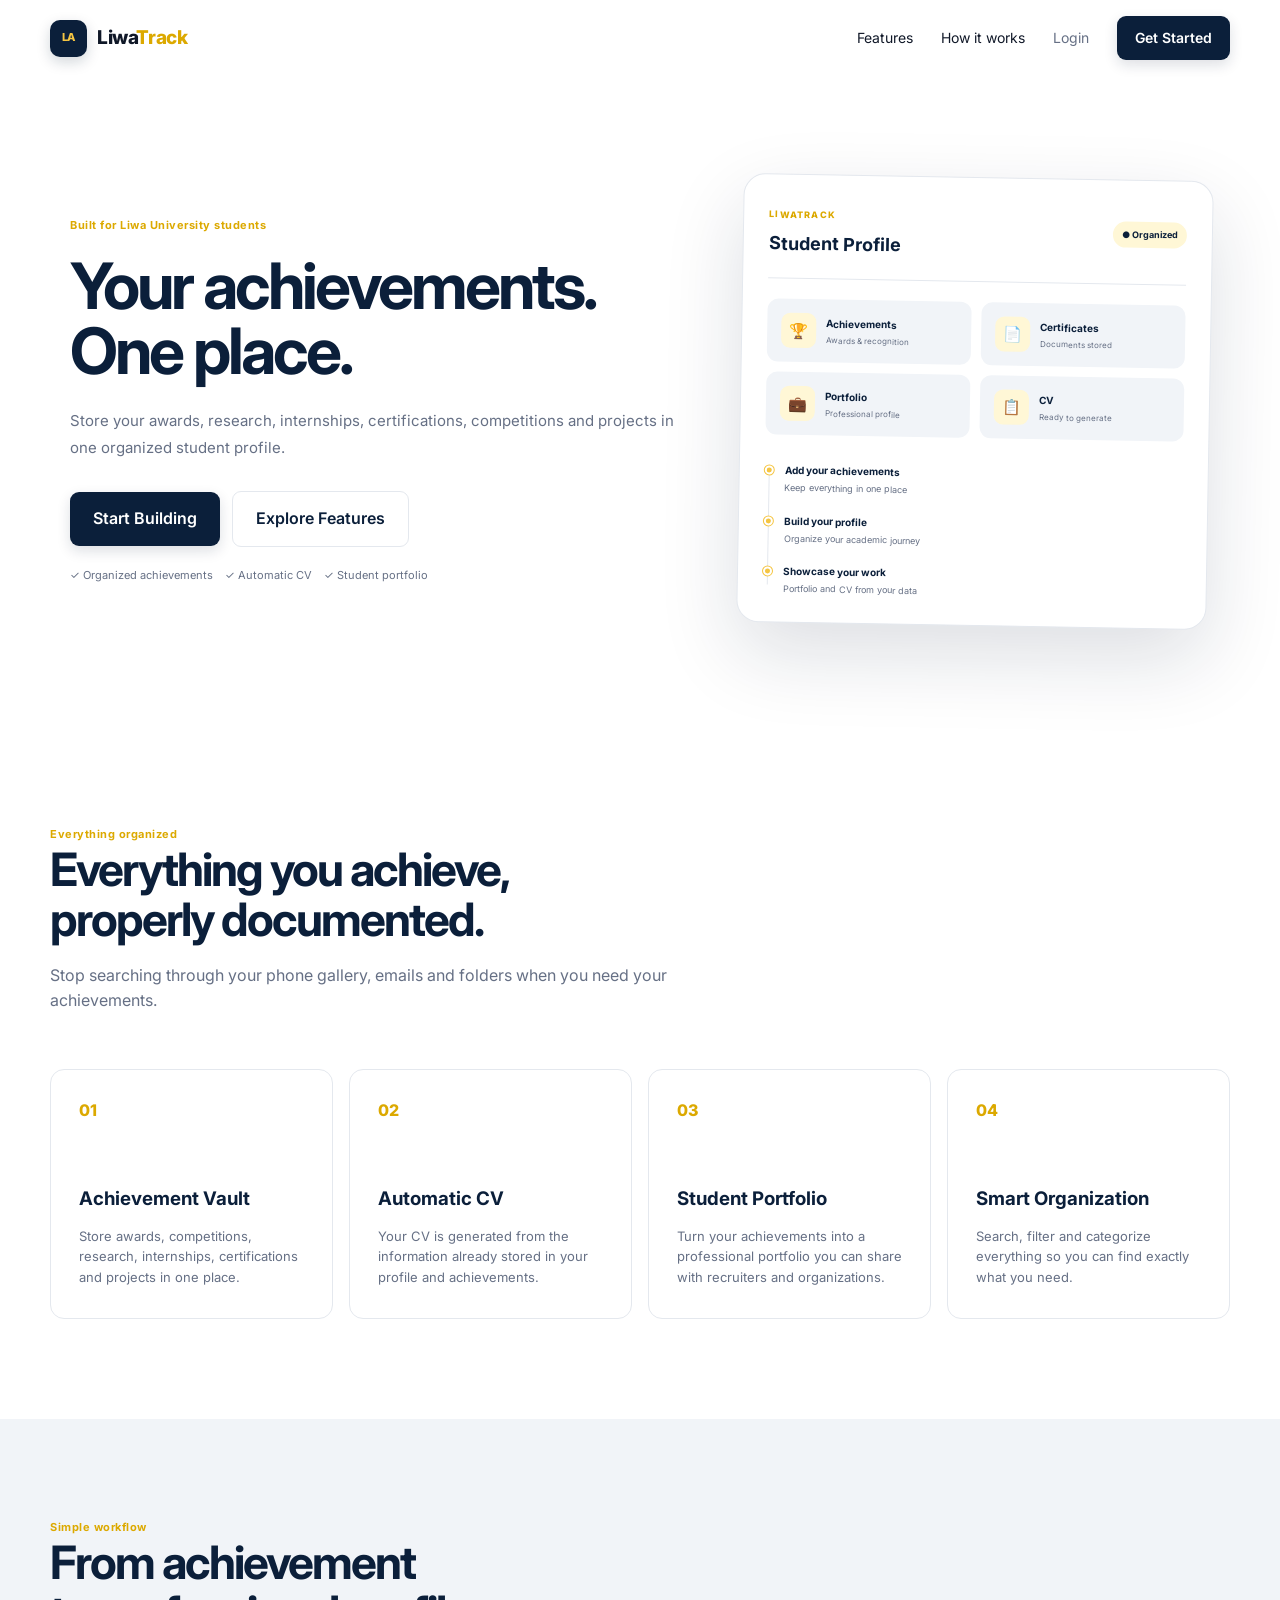
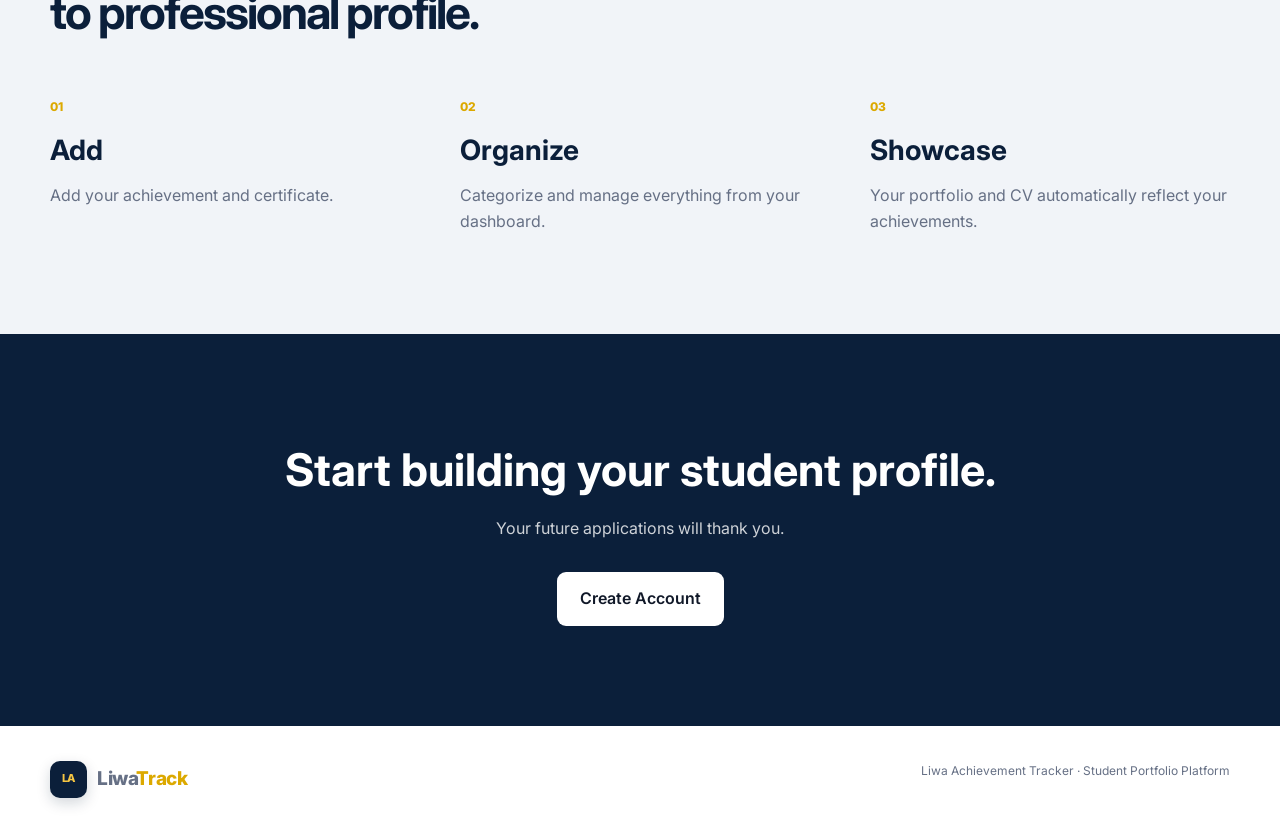
<file: Frontend/index.html>
<!DOCTYPE html>

<html lang="en">
<head>
    <meta charset="UTF-8">
    <meta name="viewport" content="width=device-width, initial-scale=1.0">


<title>LiwaTrack — Student Achievement Tracker</title>

<link rel="stylesheet" href="css/style.css">


</head>

<body class="landing-page">

<header class="landing-nav">


<div class="logo">
    <div class="logo-mark">LA</div>
    <span>Liwa<span>Track</span></span>
</div>

<nav>
    <a href="#features">Features</a>
    <a href="#how">How it works</a>
    <a href="login.html" class="nav-login">Login</a>
    <a href="register.html" class="btn btn-primary">
        Get Started
    </a>
</nav>


</header>

<main>


<!-- =====================================================
     HERO
====================================================== -->

<section class="hero">

    <div class="hero-content">

        <div class="eyebrow">
            Built for Liwa University students
        </div>

        <h1>
            Your achievements.<br>
            <strong>One place.</strong>
        </h1>

        <p>
            Store your awards, research, internships, certifications,
            competitions and projects in one organized student profile.
        </p>

        <div class="hero-buttons">

            <a
                href="register.html"
                class="btn btn-primary btn-large"
            >
                Start Building
            </a>

            <a
                href="#features"
                class="btn btn-secondary btn-large"
            >
                Explore Features
            </a>

        </div>

        <div class="hero-note">
            ✓ Organized achievements
            &nbsp;&nbsp;
            ✓ Automatic CV
            &nbsp;&nbsp;
            ✓ Student portfolio
        </div>

    </div>


    <!-- =================================================
         GENERIC PRODUCT VISUAL
    ================================================== -->

    <div class="hero-visual">

        <div class="product-visual">

            <div class="product-visual-header">

                <div>

                    <span>LIWATRACK</span>

                    <h3>
                        Student Profile
                    </h3>

                </div>

                <div class="visual-status">
                    ● Organized
                </div>

            </div>


            <div class="visual-feature-grid">

                <div class="visual-feature">

                    <div class="visual-icon">
                        🏆
                    </div>

                    <div>

                        <strong>
                            Achievements
                        </strong>

                        <small>
                            Awards & recognition
                        </small>

                    </div>

                </div>


                <div class="visual-feature">

                    <div class="visual-icon">
                        📄
                    </div>

                    <div>

                        <strong>
                            Certificates
                        </strong>

                        <small>
                            Documents stored
                        </small>

                    </div>

                </div>


                <div class="visual-feature">

                    <div class="visual-icon">
                        💼
                    </div>

                    <div>

                        <strong>
                            Portfolio
                        </strong>

                        <small>
                            Professional profile
                        </small>

                    </div>

                </div>


                <div class="visual-feature">

                    <div class="visual-icon">
                        📋
                    </div>

                    <div>

                        <strong>
                            CV
                        </strong>

                        <small>
                            Ready to generate
                        </small>

                    </div>

                </div>

            </div>


            <div class="visual-timeline">

                <div class="timeline-line"></div>


                <div class="timeline-item">

                    <span></span>

                    <div>

                        <strong>
                            Add your achievements
                        </strong>

                        <small>
                            Keep everything in one place
                        </small>

                    </div>

                </div>


                <div class="timeline-item">

                    <span></span>

                    <div>

                        <strong>
                            Build your profile
                        </strong>

                        <small>
                            Organize your academic journey
                        </small>

                    </div>

                </div>


                <div class="timeline-item">

                    <span></span>

                    <div>

                        <strong>
                            Showcase your work
                        </strong>

                        <small>
                            Portfolio and CV from your data
                        </small>

                    </div>

                </div>

            </div>

        </div>

    </div>

</section>


<!-- =====================================================
     FEATURES
====================================================== -->

<section id="features" class="section">

    <div class="section-heading">

        <div class="eyebrow">
            Everything organized
        </div>

        <h2>
            Everything you achieve,
            <br>
            properly documented.
        </h2>

        <p>
            Stop searching through your phone gallery, emails and folders
            when you need your achievements.
        </p>

    </div>


    <div class="feature-grid">

        <div class="feature-card">

            <div class="feature-number">
                01
            </div>

            <h3>
                Achievement Vault
            </h3>

            <p>
                Store awards, competitions, research, internships,
                certifications and projects in one place.
            </p>

        </div>


        <div class="feature-card">

            <div class="feature-number">
                02
            </div>

            <h3>
                Automatic CV
            </h3>

            <p>
                Your CV is generated from the information already stored
                in your profile and achievements.
            </p>

        </div>


        <div class="feature-card">

            <div class="feature-number">
                03
            </div>

            <h3>
                Student Portfolio
            </h3>

            <p>
                Turn your achievements into a professional portfolio
                you can share with recruiters and organizations.
            </p>

        </div>


        <div class="feature-card">

            <div class="feature-number">
                04
            </div>

            <h3>
                Smart Organization
            </h3>

            <p>
                Search, filter and categorize everything so you can
                find exactly what you need.
            </p>

        </div>

    </div>

</section>


<!-- =====================================================
     HOW IT WORKS
====================================================== -->

<section
    id="how"
    class="section how-section"
>

    <div class="section-heading">

        <div class="eyebrow">
            Simple workflow
        </div>

        <h2>
            From achievement
            <br>
            to professional profile.
        </h2>

    </div>


    <div class="steps">

        <div class="step">

            <span>
                01
            </span>

            <h3>
                Add
            </h3>

            <p>
                Add your achievement and certificate.
            </p>

        </div>


        <div class="step">

            <span>
                02
            </span>

            <h3>
                Organize
            </h3>

            <p>
                Categorize and manage everything
                from your dashboard.
            </p>

        </div>


        <div class="step">

            <span>
                03
            </span>

            <h3>
                Showcase
            </h3>

            <p>
                Your portfolio and CV automatically
                reflect your achievements.
            </p>

        </div>

    </div>

</section>


<!-- =====================================================
     CTA
====================================================== -->

<section class="cta-section">

    <h2>
        Start building your student profile.
    </h2>

    <p>
        Your future applications will thank you.
    </p>

    <a
        href="register.html"
        class="btn btn-light btn-large"
    >
        Create Account
    </a>

</section>

</main>

<!-- =====================================================
     FOOTER
====================================================== -->

<footer>


<div class="logo">

    <div class="logo-mark">
        LA
    </div>

    <span>
        Liwa<span>Track</span>
    </span>

</div>

<p>
    Liwa Achievement Tracker · Student Portfolio Platform
</p>


</footer>

</body>
</html>
</file>
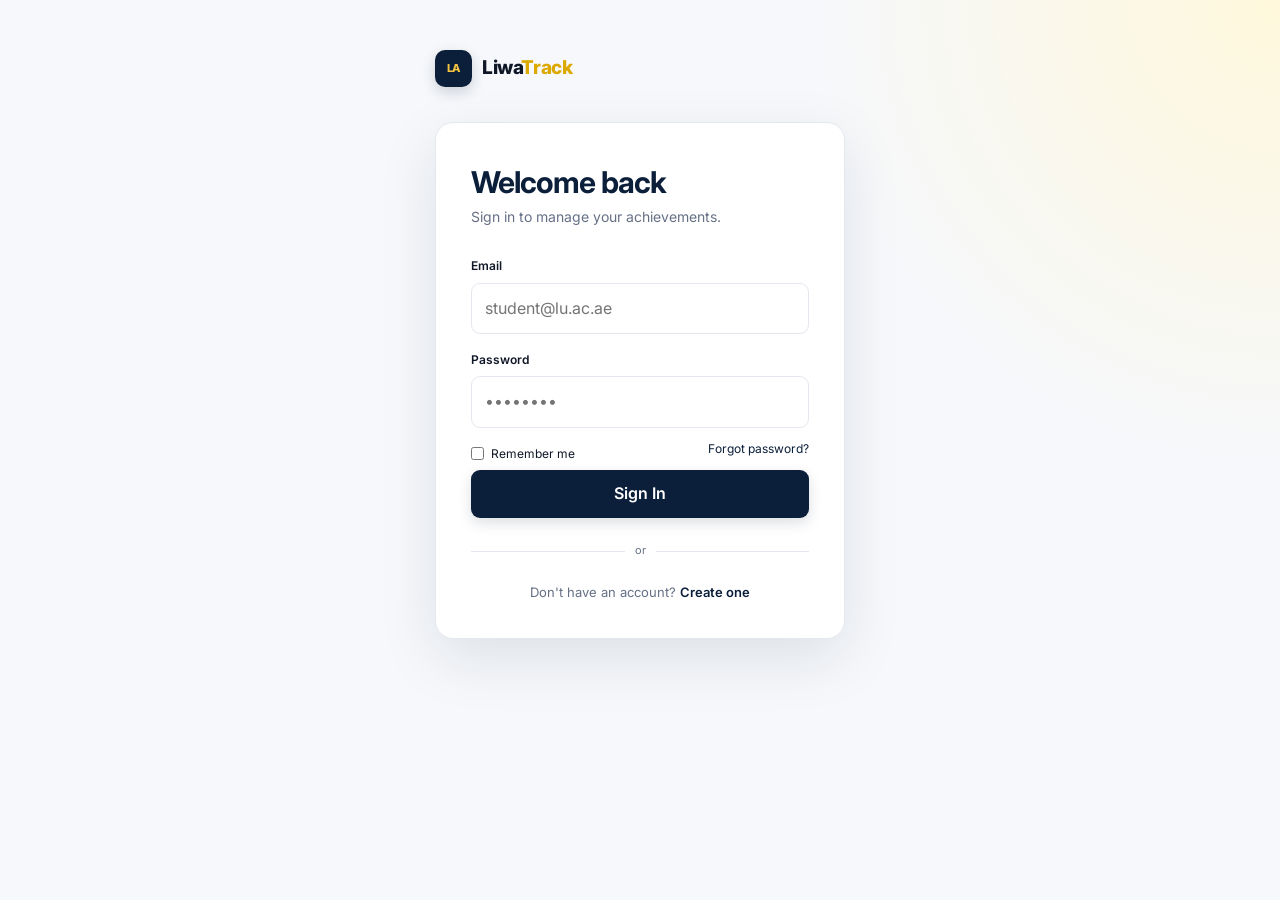
<file: Frontend/achievement-details.html>
<!DOCTYPE html>
<html lang="en">

<head>

    <meta charset="UTF-8">

    <meta
        name="viewport"
        content="width=device-width, initial-scale=1.0"
    >

    <title>Achievement Details | LiwaTrack</title>

    <link
        rel="stylesheet"
        href="css/style.css"
    >

</head>

<body>

    <div id="app"></div>


    <script src="js/data.js"></script>

    <script src="js/app.js"></script>

    <script src="js/achievement-details.js"></script>

</body>

</html>
</file>
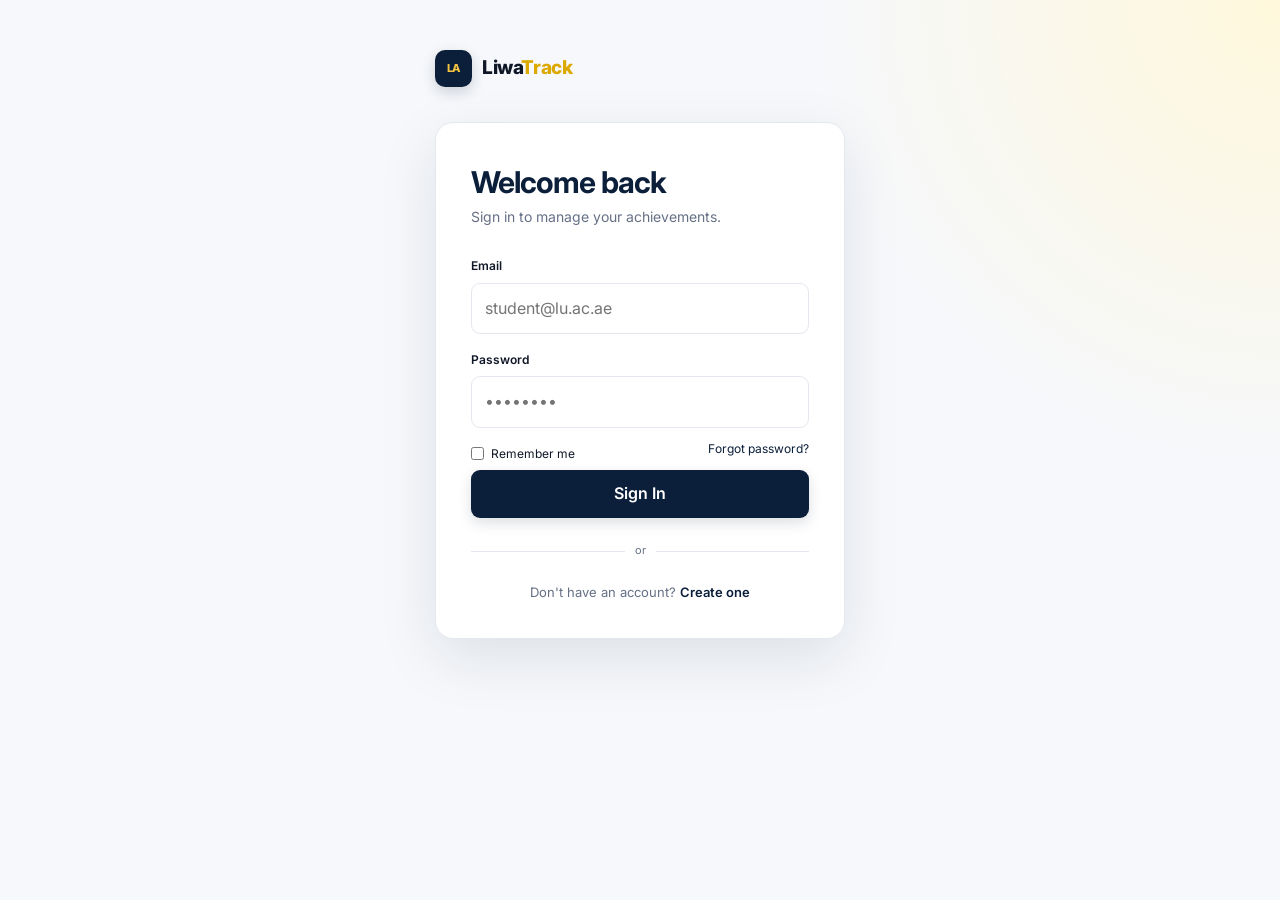
<file: Frontend/achievements.html>
<!DOCTYPE html>
<html lang="en">
<head>
    <meta charset="UTF-8">
    <meta name="viewport" content="width=device-width, initial-scale=1.0">
    <title>Achievements | LiwaTrack</title>
    <link rel="stylesheet" href="css/style.css">
</head>

<body>

<div id="app"></div>

<script src="js/data.js"></script>
<script src="js/app.js"></script>
<script src="js/achievements.js"></script>

</body>
</html>
</file>
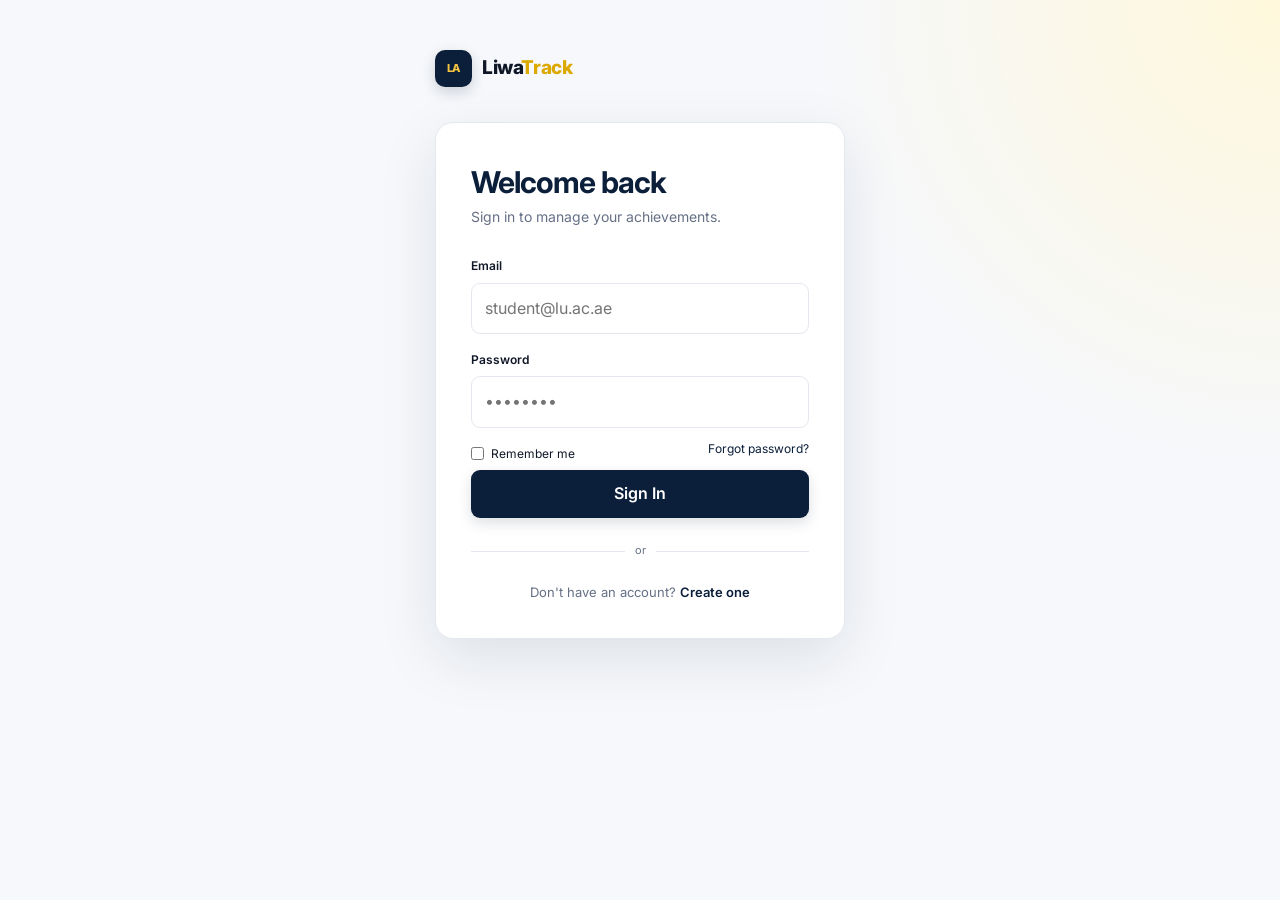
<file: Frontend/add-achievement.html>
<!DOCTYPE html>
<html lang="en">

<head>
    <meta charset="UTF-8">

    <meta
        name="viewport"
        content="width=device-width, initial-scale=1.0"
    >

    <title>Add Achievement | LiwaTrack</title>

    <link
        rel="stylesheet"
        href="css/style.css"
    >
</head>

<body>

    <div id="app"></div>

    <script src="js/data.js"></script>
    <script src="js/app.js"></script>
    <script src="js/add-achievement.js"></script>

</body>

</html>
</file>
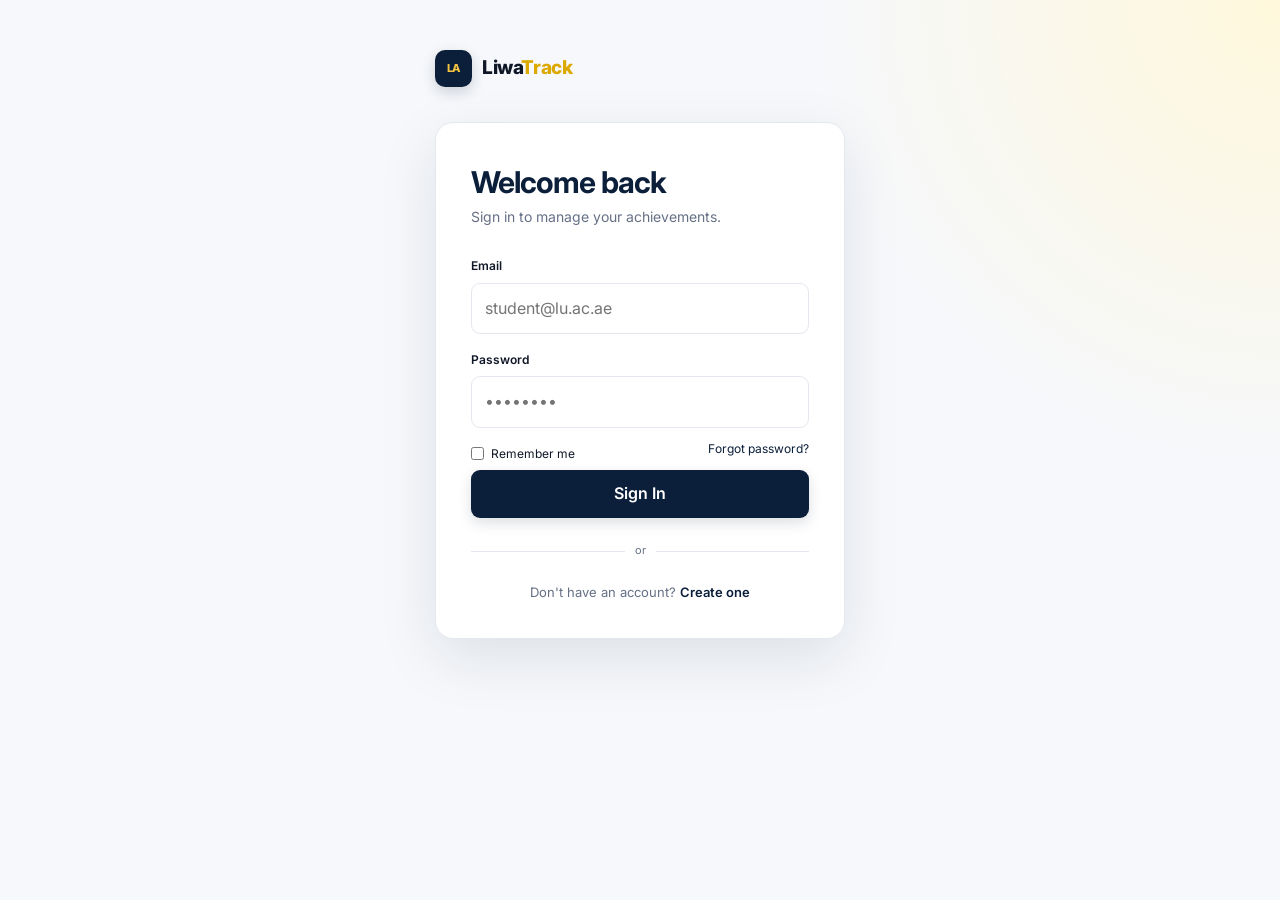
<file: Frontend/dashboard.html>
<!DOCTYPE html>
<html lang="en">
<head>
    <meta charset="UTF-8">
    <meta name="viewport" content="width=device-width, initial-scale=1.0">
    <title>Dashboard | LiwaTrack</title>
    <link rel="stylesheet" href="css/style.css">
</head>

<body>

<div id="app"></div>

<script src="js/data.js"></script>
<script src="js/app.js"></script>
<script src="js/dashboard.js"></script>

</body>
</html>
</file>
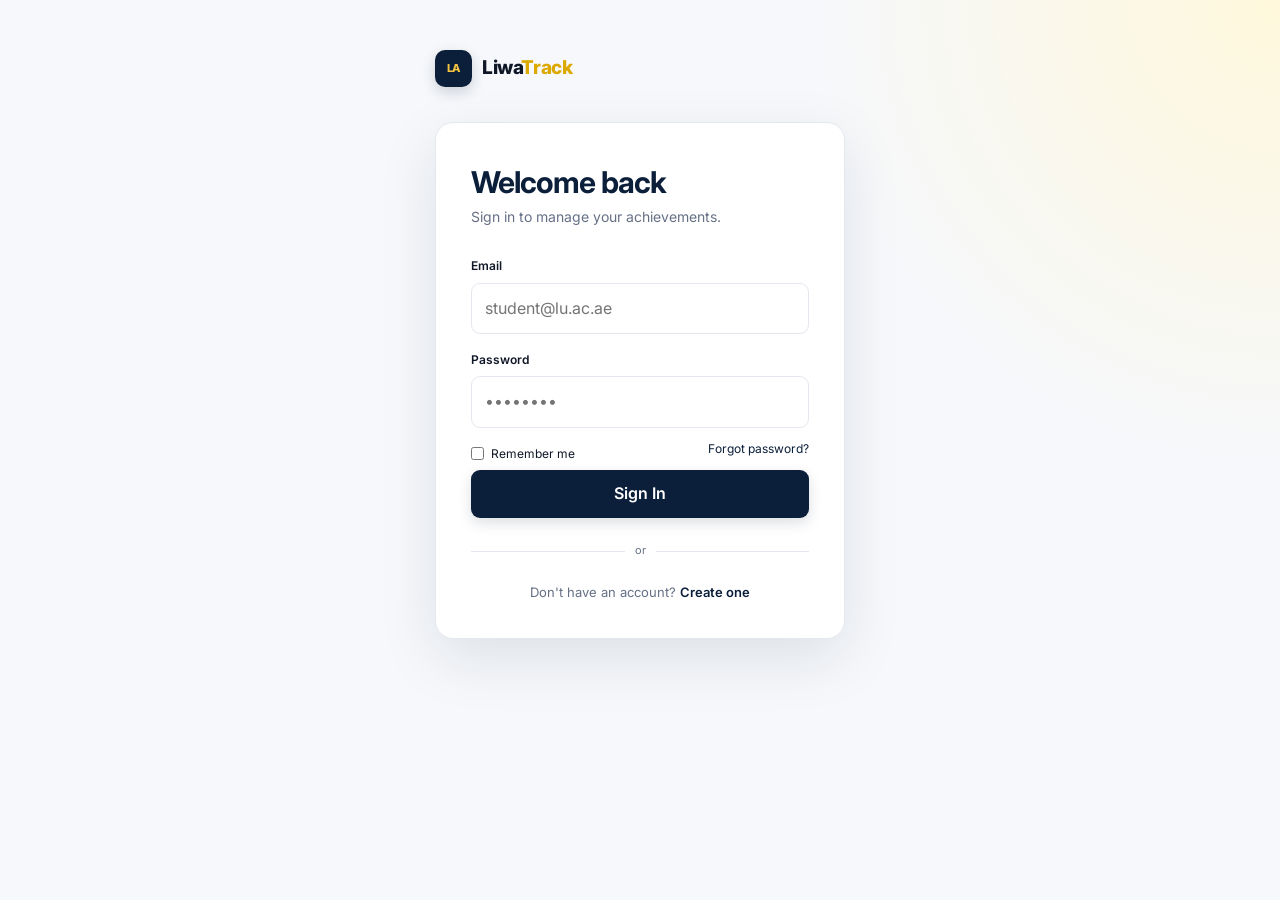
<file: Frontend/login.html>
<!DOCTYPE html>
<html lang="en">

<head>

    <meta charset="UTF-8">

    <meta
        name="viewport"
        content="width=device-width, initial-scale=1.0"
    >

    <title>Login | LiwaTrack</title>

    <link rel="stylesheet" href="css/style.css">

</head>


<body class="auth-page">


<div class="auth-container">


    <div class="auth-brand">

        <a href="index.html" class="logo">

            <div class="logo-mark">
                LA
            </div>

            <span>
                Liwa<span>Track</span>
            </span>

        </a>

    </div>


    <div class="auth-card">


        <div class="auth-header">

            <h1>
                Welcome back
            </h1>

            <p>
                Sign in to manage your achievements.
            </p>

        </div>


        <form id="loginForm">


            <label>
                Email
            </label>

            <input
                type="email"
                id="loginEmail"
                placeholder="student@lu.ac.ae"
                required
            >


            <label>
                Password
            </label>

            <input
                type="password"
                id="loginPassword"
                placeholder="••••••••"
                required
            >


            <div class="form-row-between">

                <label class="checkbox-label">

                    <input
                        type="checkbox"
                        id="rememberMe"
                    >

                    Remember me

                </label>


                <a
                    href="#"
                    onclick="forgotPassword(event)"
                >
                    Forgot password?
                </a>

            </div>


            <button
                class="btn btn-primary full-width"
                type="submit"
            >
                Sign In
            </button>


        </form>


        <div class="auth-divider">

            <span>
                or
            </span>

        </div>


        <p class="auth-footer">

            Don't have an account?

            <a href="register.html">
                Create one
            </a>

        </p>


    </div>


</div>


<script src="js/data.js"></script>
<script src="js/app.js"></script>


<script>



document
    .getElementById("loginForm")
    .addEventListener(
        "submit",
        async function(e) {

            e.preventDefault();


            const email =
                document
                    .getElementById("loginEmail")
                    .value
                    .trim();


            const password =
                document
                    .getElementById("loginPassword")
                    .value;


            const button =
                document.querySelector(
                    "#loginForm button[type='submit']"
                );


            button.disabled = true;

            button.textContent = "Signing in...";


            try {

                const response =
                    await fetch(
                        `${API_URL}/auth/login`,
                        {

                            method: "POST",

                            headers: {
                                "Content-Type":
                                    "application/json"
                            },

                            body: JSON.stringify({

                                email: email,

                                password: password

                            })

                        }
                    );


                const data =
                    await response.json();


                if (!response.ok) {

                    throw new Error(
                        data.detail ||
                        "Login failed."
                    );

                }


                // =========================================
                // SAVE SESSION TOKEN
                // =========================================

                localStorage.setItem(
                    "liwa_session_token",
                    data.session_token
                );


                // =========================================
                // SAVE LOGGED-IN USER
                // =========================================

                localStorage.setItem(
                    "liwa_user",
                    JSON.stringify({

                        id: data.user_id,

                        name: data.name,

                        email: data.email,

                        university_id:
                            data.university_id

                    })
                );


                // =========================================
                // REMOVE OLD FAKE LOGIN STATE
                // =========================================

                localStorage.removeItem(
                    "liwa_logged_in"
                );


                // =========================================
                // GO TO DASHBOARD
                // =========================================

                window.location.href =
                    "dashboard.html";


            } catch (error) {

                alert(
                    error.message
                );


                button.disabled = false;

                button.textContent =
                    "Sign In";

            }

        }
    );


function forgotPassword(e) {

    e.preventDefault();


    alert(
        "Password reset functionality will be connected to the backend later."
    );

}

</script>


</body>

</html>
</file>
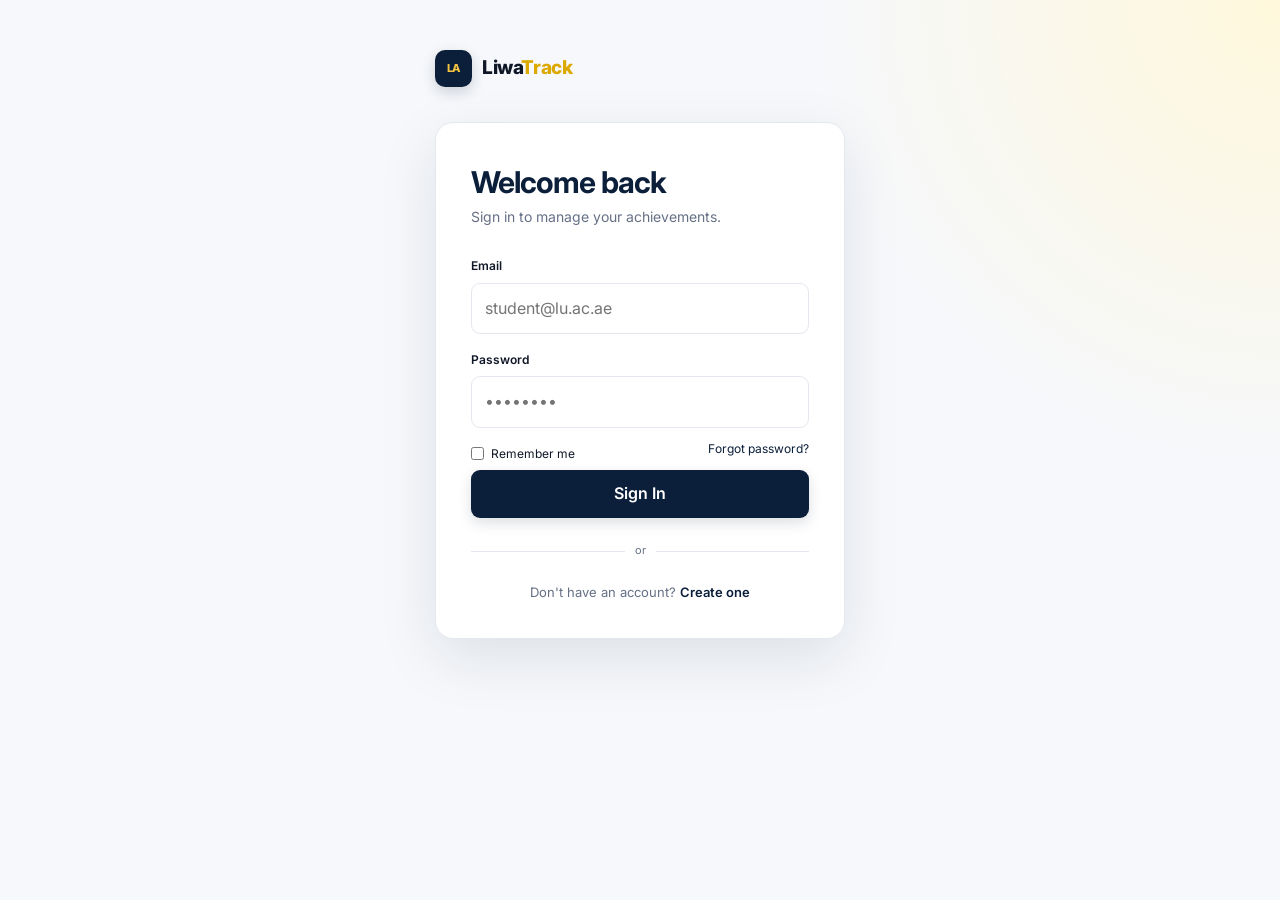
<file: Frontend/portfolio.html>
<!DOCTYPE html>
<html lang="en">
<head>
    <meta charset="UTF-8">
    <meta name="viewport" content="width=device-width, initial-scale=1.0">
    <title>Portfolio | LiwaTrack</title>
    <link rel="stylesheet" href="css/style.css">
</head>

<body>

<div id="app"></div>

<script src="js/data.js"></script>
<script src="js/app.js"></script>
<script src="js/portfolio.js"></script>

</body>
</html>
</file>
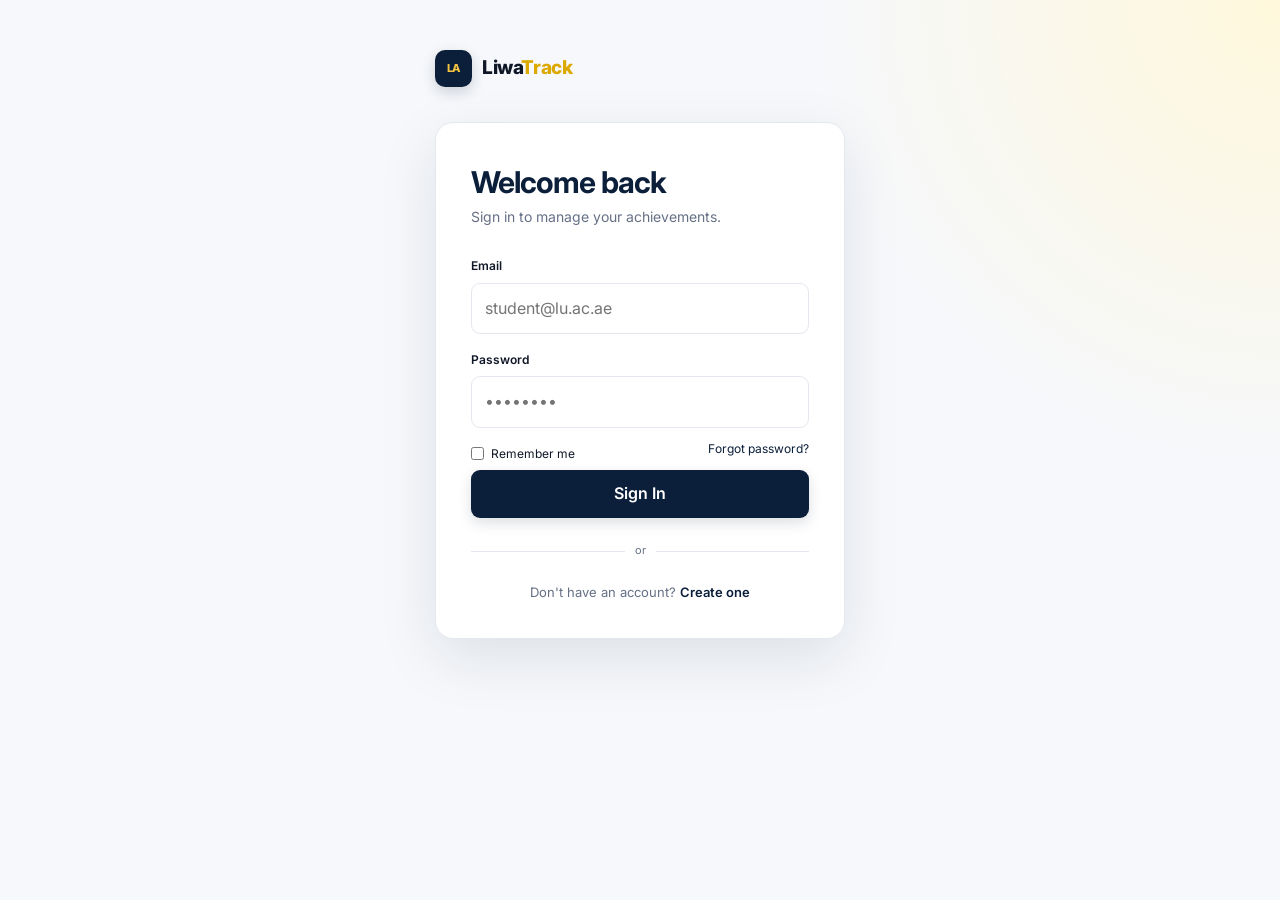
<file: Frontend/profile.html>
<!DOCTYPE html>
<html lang="en">
<head>
    <meta charset="UTF-8">
    <meta name="viewport" content="width=device-width, initial-scale=1.0">
    <title>Profile | LiwaTrack</title>
    <link rel="stylesheet" href="css/style.css">
</head>

<body>

<div id="app"></div>

<script src="js/data.js"></script>
<script src="js/app.js"></script>
<script src="js/profile.js"></script>

</body>
</html>
</file>
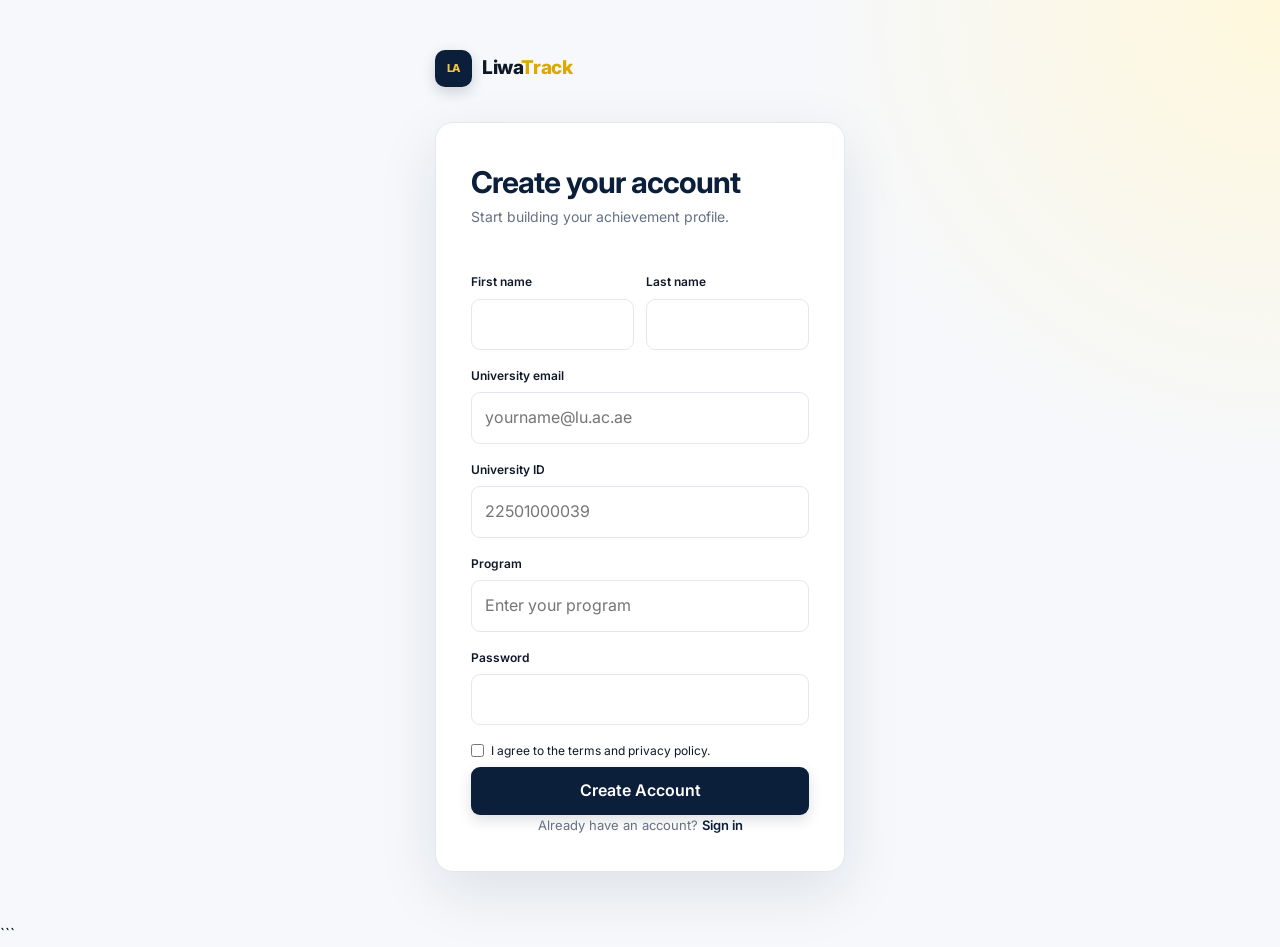
<file: Frontend/register.html>
<!DOCTYPE html>
<html lang="en">

<head>

    <meta charset="UTF-8">

    <meta
        name="viewport"
        content="width=device-width, initial-scale=1.0"
    >

    <title>Create Account | LiwaTrack</title>

    <link
        rel="stylesheet"
        href="css/style.css"
    >

</head>


<body class="auth-page">


    <div class="auth-container">


        <!-- BRAND -->

        <div class="auth-brand">

            <a
                href="index.html"
                class="logo"
            >

                <div class="logo-mark">
                    LA
                </div>

                <span>
                    Liwa<span>Track</span>
                </span>

            </a>

        </div>


        <!-- REGISTER CARD -->

        <div class="auth-card">


            <div class="auth-header">

                <h1>
                    Create your account
                </h1>

                <p>
                    Start building your achievement profile.
                </p>

            </div>


            <!-- REGISTER FORM -->

            <form id="registerForm">


                <!-- NAME -->

                <div class="two-inputs">


                    <div>

                        <label for="firstName">
                            First name
                        </label>

                        <input
                            type="text"
                            id="firstName"
                            autocomplete="given-name"
                            required
                        >

                    </div>


                    <div>

                        <label for="lastName">
                            Last name
                        </label>

                        <input
                            type="text"
                            id="lastName"
                            autocomplete="family-name"
                            required
                        >

                    </div>


                </div>


                <!-- EMAIL -->

                <label for="email">
                    University email
                </label>

                <input
                    type="email"
                    id="email"
                    placeholder="yourname@lu.ac.ae"
                    autocomplete="email"
                    required
                >


                <!-- UNIVERSITY ID -->

                <label for="universityId">
                    University ID
                </label>

                <input
                    type="text"
                    id="universityId"
                    placeholder="22501000039"
                    autocomplete="off"
                    required
                >


                <!-- PROGRAM -->

                <label for="program">
                    Program
                </label>

                <input
                    type="text"
                    id="program"
                    placeholder="Enter your program"
                    autocomplete="off"
                    required
                >


                <!-- PASSWORD -->

                <label for="password">
                    Password
                </label>

                <input
                    type="password"
                    id="password"
                    minlength="6"
                    autocomplete="new-password"
                    required
                >


                <!-- TERMS -->

                <label class="checkbox-label terms">

                    <input
                        type="checkbox"
                        id="terms"
                        required
                    >

                    I agree to the terms and privacy policy.

                </label>


                <!-- ERROR MESSAGE -->

                <div
                    id="registerError"
                    style="
                        display:none;
                        margin-bottom:15px;
                        padding:10px 12px;
                        border-radius:8px;
                        background:#fff1f1;
                        color:#c62828;
                        font-size:14px;
                    "
                ></div>


                <!-- SUBMIT -->

                <button
                    class="btn btn-primary full-width"
                    type="submit"
                    id="registerButton"
                >
                    Create Account
                </button>


            </form>


            <!-- LOGIN -->

            <p class="auth-footer">

                Already have an account?

                <a href="login.html">
                    Sign in
                </a>

            </p>


        </div>


    </div>


    <!-- SHARED JAVASCRIPT -->

    <script src="js/data.js"></script>

    <script src="js/app.js"></script>


    <!-- REGISTRATION LOGIC -->

    <script>

        document
            .getElementById("registerForm")
            .addEventListener(
                "submit",
                async function (e) {

                    e.preventDefault();


                    // =========================================
                    // GET FORM VALUES
                    // =========================================

                    const firstName =
                        document
                            .getElementById("firstName")
                            .value
                            .trim();

                    const lastName =
                        document
                            .getElementById("lastName")
                            .value
                            .trim();

                    const email =
                        document
                            .getElementById("email")
                            .value
                            .trim()
                            .toLowerCase();

                    const universityId =
                        document
                            .getElementById("universityId")
                            .value
                            .trim();

                    const program =
                        document
                            .getElementById("program")
                            .value
                            .trim();

                    const password =
                        document
                            .getElementById("password")
                            .value;


                    const name =
                        `${firstName} ${lastName}`.trim();


                    // =========================================
                    // ELEMENTS
                    // =========================================

                    const button =
                        document
                            .getElementById(
                                "registerButton"
                            );

                    const errorBox =
                        document
                            .getElementById(
                                "registerError"
                            );


                    // Clear previous error

                    errorBox.style.display =
                        "none";

                    errorBox.textContent =
                        "";


                    // =========================================
                    // BASIC VALIDATION
                    // =========================================

                    if (!firstName || !lastName) {

                        errorBox.textContent =
                            "Please enter your first and last name.";

                        errorBox.style.display =
                            "block";

                        return;

                    }


                    if (!email.endsWith("@lu.ac.ae")) {

                        errorBox.textContent =
                            "Please use your Liwa University email address.";

                        errorBox.style.display =
                            "block";

                        return;

                    }


                    if (!universityId) {

                        errorBox.textContent =
                            "Please enter your University ID.";

                        errorBox.style.display =
                            "block";

                        return;

                    }


                    if (!program) {

                        errorBox.textContent =
                            "Please enter your program.";

                        errorBox.style.display =
                            "block";

                        return;

                    }


                    if (password.length < 6) {

                        errorBox.textContent =
                            "Password must contain at least 6 characters.";

                        errorBox.style.display =
                            "block";

                        return;

                    }


                    // =========================================
                    // DISABLE BUTTON
                    // =========================================

                    button.disabled =
                        true;

                    button.textContent =
                        "Creating account...";


                    try {


                        // =========================================
                        // SEND DATA TO FASTAPI
                        // =========================================

                        const response =
                            await fetch(
                                `${API_URL}/auth/register`,
                                {
                                    method: "POST",

                                    headers: {
                                        "Content-Type":
                                            "application/json"
                                    },

                                    body:
                                        JSON.stringify({
                                            name:
                                                name,

                                            email:
                                                email,

                                            university_id:
                                                universityId,

                                            program:
                                                program,

                                            password:
                                                password
                                        })
                                }
                            );


                        // =========================================
                        // READ RESPONSE
                        // =========================================

                        const data =
                            await response.json();


                        // =========================================
                        // HANDLE ERROR
                        // =========================================

                        if (!response.ok) {

                            throw new Error(
                                data.detail ||
                                "Registration failed."
                            );

                        }


                        // =========================================
                        // SUCCESS
                        // =========================================

                        alert(
                            "Account created successfully! Please sign in."
                        );


                        window.location.href =
                            "login.html";


                    } catch (error) {


                        console.error(
                            "Registration error:",
                            error
                        );


                        // Show error

                        errorBox.textContent =
                            error.message ||
                            "Something went wrong. Please try again.";

                        errorBox.style.display =
                            "block";


                        // Re-enable button

                        button.disabled =
                            false;

                        button.textContent =
                            "Create Account";

                    }

                }
            );

    </script>


</body>

</html>
```
</file>
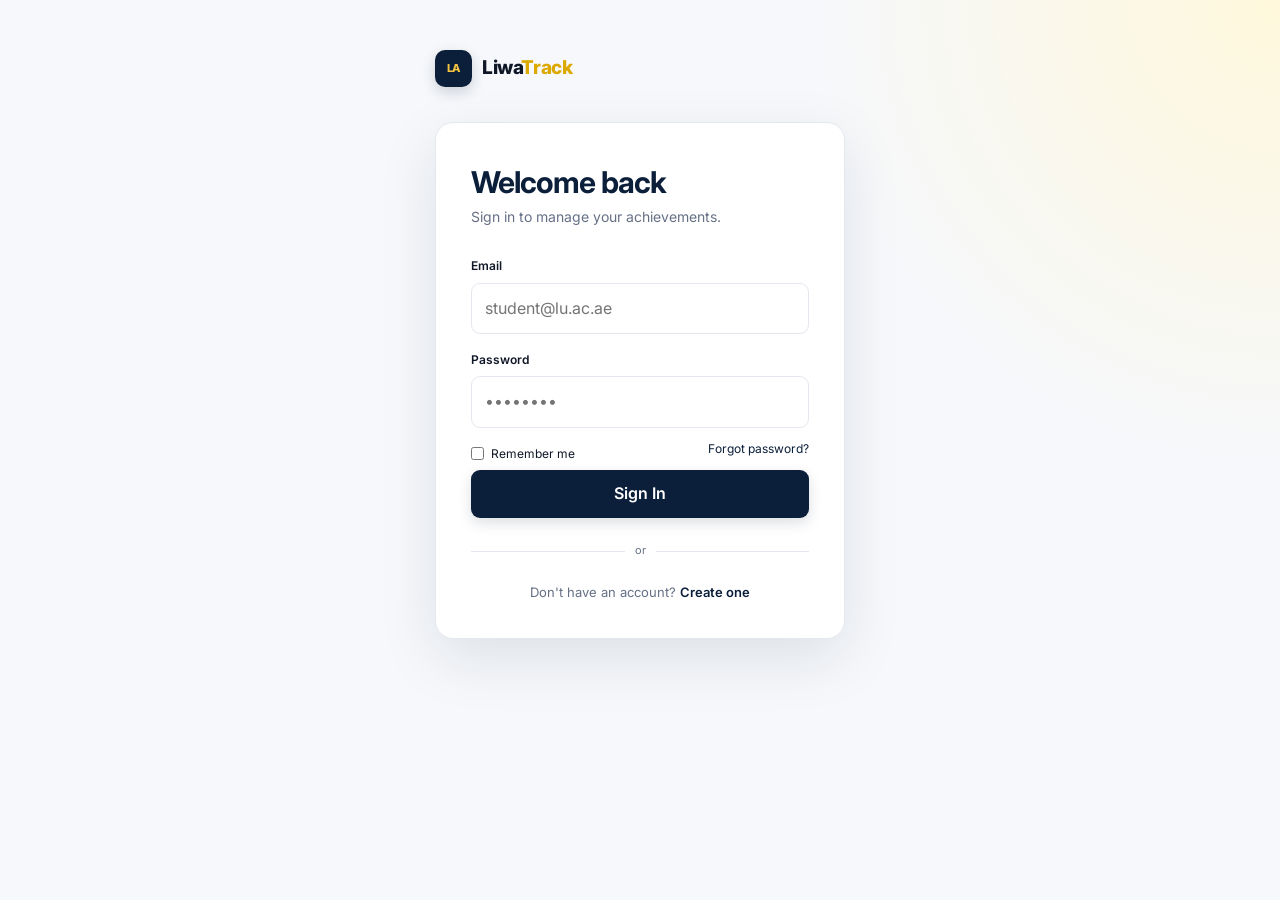
<file: Frontend/settings.html>
<!DOCTYPE html>

<html lang="en">

<head>

    <meta charset="UTF-8">

    <meta
        name="viewport"
        content="width=device-width, initial-scale=1.0"
    >

    <title>Settings | LiwaTrack</title>

    <link
        rel="stylesheet"
        href="css/style.css"
    >

</head>


<body>

<div id="app"></div>


<script src="js/data.js"></script>
<script src="js/app.js"></script>


<script>

document.addEventListener(
    "DOMContentLoaded",
    function () {

        if (!requireLogin()) {
            return;
        }


        renderLayout(`

            <main class="main-content">


                <div class="page-header">

                    <div>

                        <h1>
                            Settings
                        </h1>

                        <p>
                            Manage your account and preferences.
                        </p>

                    </div>

                </div>


                <div class="settings-grid">


                    <!-- ==========================
                         NOTIFICATIONS
                    =========================== -->

                    <section class="content-card">

                        <h2>
                            Notifications
                        </h2>


                        <label class="setting-row">

                            <div>

                                <strong>
                                    Achievement reminders
                                </strong>

                                <p>
                                    Receive reminders to update your profile.
                                </p>

                            </div>


                            <input
                                type="checkbox"
                                checked
                            >

                        </label>


                        <label class="setting-row">

                            <div>

                                <strong>
                                    Portfolio updates
                                </strong>

                                <p>
                                    Notify me when my portfolio changes.
                                </p>

                            </div>


                            <input
                                type="checkbox"
                                checked
                            >

                        </label>

                    </section>


                    <!-- ==========================
                         PORTFOLIO VISIBILITY
                    =========================== -->

                    <section class="content-card">

                        <h2>
                            Portfolio visibility
                        </h2>


                        <label class="setting-row">

                            <div>

                                <strong>
                                    Public portfolio
                                </strong>

                                <p>
                                    Allow others to view your portfolio.
                                </p>

                            </div>


                            <input
                                type="checkbox"
                                checked
                            >

                        </label>

                    </section>


                    <!-- ==========================
                         ACCOUNT
                    =========================== -->

                    <section class="content-card">

                        <h2>
                            Account
                        </h2>


                        <p class="muted">
                            Manage your LiwaTrack session.
                        </p>


                        <button
                            class="btn btn-secondary"
                            onclick="handleLogout()"
                            style="margin-top:15px;"
                        >

                            Log Out

                        </button>

                    </section>


                </div>


            </main>

        `);

    }
);


// ==========================================
// LOGOUT
// ==========================================

function handleLogout() {

    const confirmed =
        confirm(
            "Are you sure you want to log out?"
        );


    if (!confirmed) {
        return;
    }


    logout();

}

</script>


</body>

</html>
</file>
<file: Frontend/css/style.css>
@import url('https://fonts.googleapis.com/css2?family=Inter:wght@400;500;600;700;800&display=swap');

/* =========================================================
   LIWATRACK — PROFESSIONAL SAAS DESIGN SYSTEM
   Navy + Yellow
========================================================= */

:root {
    --bg: #f6f8fb;
    --surface: #ffffff;
    --surface-soft: #f1f4f8;
    --surface-dark: #0b1f3a;

    --border: #e4e8ee;
    --border-dark: #d5dbe4;

    --text: #101828;
    --muted: #667085;
    --muted-light: #98a2b3;

    --primary: #0b1f3a;
    --primary-dark: #07152a;

    --accent: #f5c542;
    --accent-dark: #dca900;
    --accent-soft: #fff7d6;

    --success: #16803c;
    --danger: #dc2626;

    --sidebar: 250px;

    --radius: 14px;
    --radius-small: 9px;

    --shadow:
        0 8px 25px rgba(11, 31, 58, 0.06);

    --shadow-lg:
        0 20px 60px rgba(11, 31, 58, 0.10);
}


/* =========================================================
   RESET
========================================================= */

* {
    box-sizing: border-box;
    margin: 0;
    padding: 0;
}

html {
    scroll-behavior: smooth;
}

body {
    font-family: Inter, Arial, sans-serif;
    background: var(--bg);
    color: var(--text);
    line-height: 1.6;
    -webkit-font-smoothing: antialiased;
}

a {
    text-decoration: none;
    color: inherit;
}

button,
input,
textarea,
select {
    font: inherit;
}

button {
    cursor: pointer;
}


/* =========================================================
   SCROLLBAR
========================================================= */

::-webkit-scrollbar {
    width: 8px;
}

::-webkit-scrollbar-track {
    background: #f1f3f6;
}

::-webkit-scrollbar-thumb {
    background: #cbd2dc;
    border-radius: 20px;
}

::-webkit-scrollbar-thumb:hover {
    background: #aeb8c6;
}


/* =========================================================
   LOGO
========================================================= */

.logo {
    display: flex;
    align-items: center;
    gap: 10px;
    font-weight: 800;
    font-size: 19px;
    letter-spacing: -0.4px;
}

.logo > span > span {
    color: var(--accent-dark);
}

.logo-mark {
    width: 37px;
    height: 37px;
    border-radius: 10px;
    background: var(--primary);
    color: var(--accent);
    display: grid;
    place-items: center;
    font-size: 11px;
    font-weight: 800;
    box-shadow: 0 5px 14px rgba(11, 31, 58, .18);
}


/* =========================================================
   BUTTONS
========================================================= */

.btn {
    display: inline-flex;
    align-items: center;
    justify-content: center;
    gap: 7px;
    border: 0;
    border-radius: var(--radius-small);
    padding: 11px 18px;
    font-weight: 600;
    transition:
        transform .2s ease,
        box-shadow .2s ease,
        background .2s ease,
        border-color .2s ease;
}

.btn-primary {
    background: var(--primary);
    color: white;
    box-shadow: 0 5px 14px rgba(11, 31, 58, .14);
}

.btn-primary:hover {
    background: var(--primary-dark);
    transform: translateY(-1px);
    box-shadow: 0 8px 20px rgba(11, 31, 58, .18);
}

.btn-secondary {
    background: white;
    color: var(--primary);
    border: 1px solid var(--border);
}

.btn-secondary:hover {
    border-color: var(--primary);
    background: #fafbfc;
}

.btn-light {
    background: white;
    color: var(--text);
}

.btn-accent {
    background: var(--accent);
    color: var(--primary);
    font-weight: 700;
    box-shadow: 0 5px 15px rgba(245, 197, 66, .25);
}

.btn-accent:hover {
    background: var(--accent-dark);
    transform: translateY(-1px);
}

.btn-danger {
    background: #fee2e2;
    color: var(--danger);
}

.btn-large {
    padding: 14px 23px;
}

.full-width {
    width: 100%;
}


/* =========================================================
   LANDING PAGE
========================================================= */

.landing-page {
    background: white;
}

.landing-nav {
    max-width: 1180px;
    margin: auto;
    height: 76px;
    display: flex;
    justify-content: space-between;
    align-items: center;
}

.landing-nav nav {
    display: flex;
    align-items: center;
    gap: 28px;
    font-size: 14px;
}

.nav-login {
    color: var(--muted);
}

.nav-login:hover {
    color: var(--primary);
}


/* =========================================================
   HOMEPAGE HERO
========================================================= */

.hero {
    max-width: 1180px;
    min-height: 650px;
    margin: auto;
    display: grid;
    grid-template-columns: minmax(0, 1fr) minmax(400px, 470px);
    align-items: center;
    justify-content: space-between;
    gap: 60px;
    padding: 80px 20px;
}

.hero-content {
    max-width: 650px;
    margin: 0;
    text-align: left;
}

.eyebrow {
    display: flex;
    align-items: center;
    gap: 8px;
    color: var(--accent-dark);
    font-size: 11px;
    font-weight: 700;
    letter-spacing: .5px;
}

.eyebrow > span {
    width: 7px;
    height: 7px;
    border-radius: 50%;
    background: var(--accent);
    flex-shrink: 0;
}

.hero h1 {
    margin-top: 18px;
    font-size: 64px;
    line-height: 1.02;
    letter-spacing: -3px;
    color: var(--primary);
}

.hero h1 strong {
    color: var(--primary);
}

.hero p {
    max-width: 650px;
    margin-top: 24px;
    color: var(--muted);
    font-size: 15px;
    line-height: 1.8;
}

.hero-buttons {
    display: flex;
    align-items: center;
    gap: 12px;
    margin-top: 30px;
}

.hero-note {
    margin-top: 20px;
    color: var(--muted);
    font-size: 11px;
}

.hero-visual {
    display: flex;
    justify-content: flex-end;
    align-items: center;
}


/* =========================================================
   HOMEPAGE — GENERIC PRODUCT VISUAL
========================================================= */

.product-visual {
    width: 470px;
    max-width: 100%;
    background: white;
    border: 1px solid var(--border);
    border-radius: 22px;
    padding: 25px;
    box-shadow: 0 30px 80px rgba(11, 31, 58, .14);
    transform: rotate(1deg);
}

.product-visual-header {
    display: flex;
    align-items: center;
    justify-content: space-between;
    gap: 15px;
    padding-bottom: 20px;
    border-bottom: 1px solid var(--border);
}

.product-visual-header span {
    color: var(--accent-dark);
    font-size: 9px;
    font-weight: 800;
    letter-spacing: 1.2px;
}

.product-visual-header h3 {
    margin-top: 4px;
    color: var(--primary);
    font-size: 18px;
}

.visual-status {
    padding: 6px 9px;
    border-radius: 20px;
    background: var(--accent-soft);
    color: var(--primary);
    font-size: 9px;
    font-weight: 700;
}

.visual-feature-grid {
    display: grid;
    grid-template-columns: 1fr 1fr;
    gap: 10px;
    margin-top: 20px;
}

.visual-feature {
    display: flex;
    align-items: center;
    gap: 10px;
    padding: 14px;
    background: var(--surface-soft);
    border-radius: 11px;
}

.visual-icon {
    width: 35px;
    height: 35px;
    flex-shrink: 0;
    display: grid;
    place-items: center;
    background: var(--accent-soft);
    border-radius: 9px;
    font-size: 15px;
}

.visual-feature strong {
    display: block;
    color: var(--primary);
    font-size: 10px;
}

.visual-feature small {
    display: block;
    margin-top: 3px;
    color: var(--muted);
    font-size: 8px;
}

.visual-timeline {
    position: relative;
    margin-top: 22px;
    padding: 5px 0 0 20px;
}

.timeline-line {
    position: absolute;
    left: 4px;
    top: 10px;
    bottom: 12px;
    width: 1px;
    background: var(--border);
}

.timeline-item {
    position: relative;
    display: flex;
    gap: 12px;
    margin-bottom: 17px;
}

.timeline-item:last-child {
    margin-bottom: 0;
}

.timeline-item > span {
    position: absolute;
    left: -20px;
    top: 4px;
    width: 9px;
    height: 9px;
    border-radius: 50%;
    background: var(--accent);
    border: 2px solid white;
    box-shadow: 0 0 0 1px var(--accent);
}

.timeline-item strong {
    display: block;
    color: var(--primary);
    font-size: 10px;
}

.timeline-item small {
    display: block;
    margin-top: 3px;
    color: var(--muted);
    font-size: 9px;
}


/* =========================================================
   SECTIONS
========================================================= */

.section {
    max-width: 1180px;
    margin: auto;
    padding: 100px 0;
}

.section-heading {
    max-width: 700px;
    margin-bottom: 55px;
}

.section-heading h2 {
    font-size: 46px;
    line-height: 1.1;
    letter-spacing: -2px;
    margin-bottom: 18px;
    color: var(--primary);
}

.section-heading p {
    color: var(--muted);
}

.feature-grid {
    display: grid;
    grid-template-columns: repeat(4, 1fr);
    gap: 16px;
}

.feature-card {
    background: white;
    border: 1px solid var(--border);
    padding: 28px;
    min-height: 250px;
    border-radius: var(--radius);
    transition: .2s ease;
}

.feature-card:hover {
    transform: translateY(-4px);
    box-shadow: var(--shadow-lg);
    border-color: #d8dee7;
}

.feature-number {
    color: var(--accent-dark);
    font-weight: 800;
    margin-bottom: 60px;
}

.feature-card h3 {
    margin-bottom: 12px;
    color: var(--primary);
}

.feature-card p {
    color: var(--muted);
    font-size: 13px;
}


/* =========================================================
   HOW IT WORKS
========================================================= */

.how-section {
    background: var(--surface-soft);
    max-width: none;
    padding-left: max(calc((100% - 1180px) / 2), 20px);
    padding-right: max(calc((100% - 1180px) / 2), 20px);
}

.steps {
    max-width: 1180px;
    display: grid;
    grid-template-columns: repeat(3, 1fr);
    gap: 50px;
}

.step span {
    color: var(--accent-dark);
    font-size: 12px;
    font-weight: 800;
}

.step h3 {
    font-size: 28px;
    margin: 10px 0;
    color: var(--primary);
}

.step p {
    color: var(--muted);
}


/* =========================================================
   CTA
========================================================= */

.cta-section {
    background: var(--primary);
    color: white;
    text-align: center;
    padding: 100px 20px;
}

.cta-section h2 {
    font-size: 45px;
    margin-bottom: 10px;
}

.cta-section p {
    opacity: .8;
    margin-bottom: 30px;
}


/* =========================================================
   FOOTER
========================================================= */

footer {
    max-width: 1180px;
    margin: auto;
    padding: 35px 0;
    display: flex;
    justify-content: space-between;
    color: var(--muted);
    font-size: 12px;
}


/* =========================================================
   AUTH
========================================================= */

.auth-page {
    min-height: 100vh;
    background:
        radial-gradient(circle at top right, #fff8dc 0, transparent 30%),
        var(--bg);
}

.auth-container {
    max-width: 450px;
    margin: auto;
    padding: 50px 20px;
}

.auth-brand {
    margin-bottom: 35px;
}

.auth-card {
    background: white;
    border: 1px solid var(--border);
    border-radius: 18px;
    padding: 35px;
    box-shadow: var(--shadow-lg);
}

.auth-header {
    margin-bottom: 28px;
}

.auth-header h1 {
    font-size: 30px;
    letter-spacing: -1px;
    color: var(--primary);
}

.auth-header p {
    color: var(--muted);
    font-size: 14px;
}

.auth-card label {
    display: block;
    font-size: 12px;
    font-weight: 600;
    margin: 16px 0 7px;
}

.auth-card input,
.content-card input,
.content-card textarea,
.content-card select {
    width: 100%;
    border: 1px solid var(--border);
    padding: 12px 13px;
    border-radius: 9px;
    outline: none;
    background: white;
    color: var(--text);
    transition: .2s;
}

.auth-card input:focus,
.content-card input:focus,
.content-card textarea:focus,
.content-card select:focus {
    border-color: var(--primary);
    box-shadow: 0 0 0 3px rgba(11, 31, 58, .06);
}

.form-row-between {
    display: flex;
    justify-content: space-between;
    align-items: center;
}

.form-row-between a {
    font-size: 12px;
    color: var(--primary);
}

.checkbox-label {
    display: flex !important;
    align-items: center;
    gap: 7px;
    font-weight: 400 !important;
}

.checkbox-label input {
    width: auto;
}

.terms {
    margin-bottom: 20px;
}

.two-inputs {
    display: grid;
    grid-template-columns: 1fr 1fr;
    gap: 12px;
}

.auth-divider {
    text-align: center;
    border-bottom: 1px solid var(--border);
    line-height: 1px;
    margin: 30px 0;
}

.auth-divider span {
    background: white;
    padding: 0 10px;
    color: var(--muted);
    font-size: 11px;
}

.auth-footer {
    text-align: center;
    font-size: 13px;
    color: var(--muted);
}

.auth-footer a {
    color: var(--primary);
    font-weight: 600;
}


/* =========================================================
   APPLICATION LAYOUT
========================================================= */

.sidebar {
    position: fixed;
    left: 0;
    top: 0;
    bottom: 0;
    width: var(--sidebar);
    background: var(--primary);
    color: white;
    border-right: 1px solid var(--primary-dark);
    padding: 25px 18px;
    z-index: 20;
}

.sidebar .logo {
    color: white;
    padding: 0 10px;
    margin-bottom: 45px;
}

.sidebar .logo > span > span {
    color: var(--accent);
}

.sidebar .logo-mark {
    background: var(--accent);
    color: var(--primary);
}

.nav-section {
    margin-bottom: 28px;
}

.nav-label {
    color: #8fa0b7;
    font-size: 10px;
    text-transform: uppercase;
    font-weight: 800;
    letter-spacing: .1em;
    padding: 0 12px;
    margin-bottom: 9px;
}

.sidebar-link {
    display: flex;
    align-items: center;
    gap: 11px;
    padding: 11px 12px;
    margin: 3px 0;
    border-radius: 9px;
    color: #c4cedc;
    font-size: 13px;
    font-weight: 500;
    transition: .2s;
}

.sidebar-link:hover {
    background: rgba(255,255,255,.08);
    color: white;
}

.sidebar-link.active {
    background: var(--accent);
    color: var(--primary);
    font-weight: 700;
}

.sidebar-bottom {
    position: absolute;
    left: 18px;
    right: 18px;
    bottom: 20px;
}

.main-wrapper {
    margin-left: var(--sidebar);
    min-height: 100vh;
}

.topbar {
    height: 70px;
    background: white;
    border-bottom: 1px solid var(--border);
    display: flex;
    align-items: center;
    justify-content: flex-end;
    padding: 0 35px;
    gap: 15px;
    position: sticky;
    top: 0;
    z-index: 10;
}

.topbar-user {
    display: flex;
    align-items: center;
    gap: 10px;
}

.avatar {
    width: 36px;
    height: 36px;
    border-radius: 50%;
    background: var(--accent-soft);
    color: var(--primary);
    display: grid;
    place-items: center;
    font-weight: 700;
    font-size: 12px;
    border: 1px solid #f3df8e;
}

.main-content {
    padding: 35px;
    max-width: 1400px;
}

.page-header {
    display: flex;
    justify-content: space-between;
    align-items: flex-start;
    margin-bottom: 30px;
}

.page-header h1 {
    font-size: 30px;
    letter-spacing: -1px;
    color: var(--primary);
}

.page-header p {
    color: var(--muted);
    font-size: 13px;
}


/* =========================================================
   DASHBOARD
========================================================= */

.dashboard-header {
    display: flex;
    justify-content: space-between;
    align-items: flex-end;
    gap: 30px;
    margin-bottom: 32px;
}

.dashboard-header h1 {
    margin: 0;
    font-size: 32px;
    font-weight: 700;
    letter-spacing: -.8px;
    color: var(--primary);
}

.dashboard-subtitle {
    margin: 8px 0 0;
    color: var(--muted);
    font-size: 13px;
    max-width: 600px;
}

.dashboard-stats {
    display: grid;
    grid-template-columns: repeat(4, 1fr);
    gap: 14px;
    margin-bottom: 18px;
}

.dashboard-stat {
    background: var(--surface);
    border: 1px solid var(--border);
    border-radius: var(--radius);
    padding: 20px;
    transition: transform .2s ease, box-shadow .2s ease;
}

.dashboard-stat:hover {
    transform: translateY(-2px);
    box-shadow: var(--shadow);
}

.stat-label {
    color: var(--muted);
    font-size: 12px;
    font-weight: 500;
}

.stat-value {
    margin-top: 10px;
    font-size: 30px;
    line-height: 1;
    font-weight: 700;
    letter-spacing: -1px;
    color: var(--primary);
}

.stat-description {
    margin-top: 8px;
    font-size: 11px;
    color: var(--muted);
}

.dashboard-columns {
    display: grid;
    grid-template-columns: minmax(0, 1.7fr) minmax(300px, 1fr);
    gap: 18px;
    margin-bottom: 18px;
}

.dashboard-side {
    display: flex;
    flex-direction: column;
    gap: 18px;
}

.dashboard-panel {
    background: var(--surface);
    border: 1px solid var(--border);
    border-radius: var(--radius);
    padding: 22px;
}

.panel-header {
    display: flex;
    justify-content: space-between;
    align-items: flex-start;
    gap: 20px;
    margin-bottom: 20px;
}

.panel-header h2 {
    margin: 0;
    font-size: 15px;
    font-weight: 650;
    letter-spacing: -.2px;
    color: var(--primary);
}

.panel-header p {
    margin: 5px 0 0;
    color: var(--muted);
    font-size: 11px;
}

.panel-link {
    color: var(--primary);
    font-size: 11px;
    font-weight: 600;
}

.panel-link:hover {
    color: var(--accent-dark);
}


/* =========================================================
   ACHIEVEMENT LIST
========================================================= */

.achievement-list {
    display: flex;
    flex-direction: column;
}

.dashboard-achievement {
    display: flex;
    align-items: center;
    gap: 14px;
    padding: 15px 0;
    border-top: 1px solid var(--border);
}

.dashboard-achievement:first-child {
    border-top: none;
    padding-top: 0;
}

.achievement-mark {
    width: 38px;
    height: 38px;
    flex-shrink: 0;
    border-radius: 10px;
    background: var(--accent-soft);
    color: var(--primary);
    display: flex;
    align-items: center;
    justify-content: center;
    font-size: 17px;
}

.achievement-content {
    min-width: 0;
    flex: 1;
}

.achievement-content strong {
    display: block;
    font-size: 12px;
    font-weight: 600;
    white-space: nowrap;
    overflow: hidden;
    text-overflow: ellipsis;
}

.achievement-content span {
    display: block;
    margin-top: 4px;
    font-size: 11px;
    color: var(--muted);
}

.achievement-date {
    flex-shrink: 0;
    color: var(--muted);
    font-size: 10px;
}


/* =========================================================
   PROGRESS
========================================================= */

.profile-progress {
    padding-top: 3px;
}

.progress-top {
    display: flex;
    justify-content: space-between;
    align-items: center;
    font-size: 11px;
}

.progress-top span {
    color: var(--primary);
    font-weight: 700;
}

.progress-bar {
    height: 7px;
    background: var(--surface-soft);
    border-radius: 10px;
    overflow: hidden;
    margin-top: 10px;
}

.progress-fill {
    height: 100%;
    background: var(--accent);
    border-radius: inherit;
}

.profile-progress p {
    color: var(--muted);
    font-size: 10px;
    line-height: 1.6;
    margin: 12px 0;
}


/* =========================================================
   QUICK ACTIONS
========================================================= */

.dashboard-actions {
    display: flex;
    flex-direction: column;
}

.dashboard-action {
    display: flex;
    align-items: center;
    gap: 12px;
    padding: 12px 0;
    border-top: 1px solid var(--border);
    color: var(--text);
}

.dashboard-action:first-child {
    border-top: none;
    padding-top: 0;
}

.dashboard-action:last-child {
    padding-bottom: 0;
}

.dashboard-action:hover strong {
    color: var(--primary);
}

.action-icon {
    width: 34px;
    height: 34px;
    flex-shrink: 0;
    border: 1px solid var(--border);
    border-radius: 9px;
    display: flex;
    align-items: center;
    justify-content: center;
    font-size: 12px;
    font-weight: 600;
    color: var(--primary);
}

.dashboard-action strong {
    display: block;
    font-size: 11px;
    font-weight: 600;
}

.dashboard-action small {
    display: block;
    margin-top: 3px;
    color: var(--muted);
    font-size: 10px;
}


/* =========================================================
   CATEGORY OVERVIEW
========================================================= */

.category-panel {
    margin-bottom: 30px;
}

.category-overview {
    display: grid;
    grid-template-columns: repeat(4, 1fr);
    gap: 10px;
}

.category-row {
    display: flex;
    align-items: center;
    justify-content: space-between;
    padding: 13px 14px;
    background: var(--surface-soft);
    border-radius: 9px;
}

.category-name {
    display: flex;
    align-items: center;
    gap: 8px;
    font-size: 11px;
    font-weight: 500;
}

.category-dot {
    width: 6px;
    height: 6px;
    border-radius: 50%;
    background: var(--accent-dark);
}

.category-count {
    font-size: 12px;
    font-weight: 700;
    color: var(--primary);
}


/* =========================================================
   ACHIEVEMENTS PAGE
========================================================= */

.toolbar {
    display: flex;
    gap: 10px;
    margin-bottom: 22px;
}

.toolbar input {
    flex: 1;
    border: 1px solid var(--border);
    border-radius: 9px;
    padding: 12px;
    outline: none;
    background: white;
}

.toolbar select {
    border: 1px solid var(--border);
    border-radius: 9px;
    padding: 12px;
    background: white;
}

.achievement-grid {
    display: grid;
    grid-template-columns: repeat(3, 1fr);
    gap: 15px;
}

.achievement-card {
    background: white;
    border: 1px solid var(--border);
    border-radius: var(--radius);
    padding: 20px;
    transition: .2s;
}

.achievement-card:hover {
    transform: translateY(-3px);
    box-shadow: var(--shadow);
    border-color: #d7dde6;
}

.card-top {
    display: flex;
    justify-content: space-between;
    margin-bottom: 18px;
}

.category-icon {
    width: 42px;
    height: 42px;
    border-radius: 10px;
    background: var(--accent-soft);
    color: var(--primary);
    display: grid;
    place-items: center;
}

.badge {
    display: inline-flex;
    padding: 5px 9px;
    border-radius: 20px;
    background: var(--accent-soft);
    color: var(--primary);
    font-size: 10px;
    font-weight: 700;
}

.achievement-card h3 {
    font-size: 16px;
    margin-bottom: 5px;
    color: var(--primary);
}

.achievement-card .organization {
    color: var(--muted);
    font-size: 12px;
}

.achievement-card .date {
    display: block;
    margin-top: 15px;
    color: var(--muted);
    font-size: 10px;
}

.tag-list {
    display: flex;
    flex-wrap: wrap;
    gap: 6px;
    margin-top: 10px;
}

.tag {
    background: var(--surface-soft);
    padding: 5px 8px;
    border-radius: 6px;
    font-size: 10px;
    color: var(--muted);
}


/* =========================================================
   FORMS
========================================================= */

.form-grid {
    display: grid;
    grid-template-columns: 2fr 1fr;
    gap: 20px;
}

.form-group {
    margin-bottom: 20px;
}

.form-group label {
    display: block;
    font-size: 12px;
    font-weight: 600;
    margin-bottom: 7px;
}

.form-group textarea {
    min-height: 150px;
    resize: vertical;
}

.file-upload {
    border: 2px dashed var(--border);
    padding: 35px;
    text-align: center;
    border-radius: 12px;
    color: var(--muted);
    background: #fbfcfd;
}

.file-upload:hover {
    border-color: var(--accent-dark);
    background: var(--accent-soft);
}

.file-upload input {
    margin-top: 12px;
}

.form-actions {
    display: flex;
    justify-content: flex-end;
    gap: 10px;
}


/* =========================================================
   PROFILE
========================================================= */

.profile-page-header {
    display: flex;
    justify-content: space-between;
    align-items: flex-end;
    gap: 30px;
    margin-bottom: 28px;
}

.profile-page-header h1 {
    margin: 0;
    font-size: 30px;
    font-weight: 700;
    letter-spacing: -.7px;
    color: var(--primary);
}

.profile-page-header > div:first-child > p:last-child {
    margin: 7px 0 0;
    color: var(--muted);
    font-size: 12px;
}

.profile-strength-card {
    width: 230px;
    padding: 14px 16px;
    background: var(--surface);
    border: 1px solid var(--border);
    border-radius: var(--radius-small);
}

.profile-strength-top {
    display: flex;
    justify-content: space-between;
    align-items: center;
    font-size: 11px;
}

.profile-strength-top span {
    color: var(--muted);
}

.profile-strength-top strong {
    color: var(--primary);
    font-size: 12px;
}

.profile-strength-bar {
    height: 6px;
    margin-top: 9px;
    background: var(--surface-soft);
    border-radius: 10px;
    overflow: hidden;
}

.profile-strength-fill {
    height: 100%;
    background: var(--accent);
    border-radius: inherit;
}

.profile-card {
    background: var(--surface);
    border: 1px solid var(--border);
    border-radius: var(--radius);
    padding: 24px;
    margin-bottom: 16px;
}

.profile-card-header {
    display: flex;
    align-items: center;
    gap: 16px;
}

.profile-avatar-large {
    width: 64px;
    height: 64px;
    flex-shrink: 0;
    border-radius: 16px;
    background: var(--primary);
    color: var(--accent);
    display: flex;
    align-items: center;
    justify-content: center;
    font-size: 21px;
    font-weight: 700;
}

.profile-card-header h2 {
    margin: 0;
    font-size: 18px;
    letter-spacing: -.3px;
    color: var(--primary);
}

.profile-card-header p {
    margin: 5px 0 8px;
    color: var(--muted);
    font-size: 11px;
}

.profile-status {
    display: inline-block;
    padding: 5px 8px;
    background: var(--accent-soft);
    border-radius: 6px;
    color: var(--primary);
    font-size: 9px;
    font-weight: 600;
}

.profile-section-header {
    margin-bottom: 20px;
}

.profile-section-header h2 {
    margin: 0;
    font-size: 14px;
    font-weight: 650;
    color: var(--primary);
}

.profile-section-header p {
    margin: 5px 0 0;
    color: var(--muted);
    font-size: 10px;
}

.profile-form-grid {
    display: grid;
    grid-template-columns: repeat(2, 1fr);
    gap: 18px;
}

.profile-card .form-group {
    margin-bottom: 17px;
}

.profile-card label {
    display: block;
    margin-bottom: 7px;
    font-size: 11px;
    font-weight: 600;
}

.profile-card input,
.profile-card textarea {
    width: 100%;
    box-sizing: border-box;
}

.profile-card textarea {
    resize: vertical;
    min-height: 120px;
}

.form-help {
    display: block;
    margin-top: 6px;
    color: var(--muted);
    font-size: 9px;
}

.skill-preview {
    display: flex;
    flex-wrap: wrap;
    gap: 7px;
    margin-top: 14px;
}

.profile-skill {
    padding: 7px 10px;
    background: var(--accent-soft);
    color: var(--primary);
    border-radius: 7px;
    font-size: 10px;
    font-weight: 600;
}

.profile-save-bar {
    display: flex;
    justify-content: space-between;
    align-items: center;
    gap: 20px;
    padding: 18px 20px;
    margin-bottom: 30px;
    background: var(--surface);
    border: 1px solid var(--border);
    border-radius: var(--radius);
}

.profile-save-bar strong {
    display: block;
    font-size: 11px;
}

.profile-save-bar p {
    margin: 4px 0 0;
    color: var(--muted);
    font-size: 10px;
}


/* =========================================================
   PORTFOLIO
========================================================= */

.portfolio-page {
    max-width: 1180px;
}

.portfolio-hero {
    display: flex;
    justify-content: space-between;
    align-items: center;
    gap: 30px;
    padding: 30px;
    margin-bottom: 18px;
    background: var(--surface);
    border: 1px solid var(--border);
    border-radius: var(--radius);
    box-shadow: 0 5px 20px rgba(11,31,58,.03);
}

.portfolio-identity {
    display: flex;
    align-items: center;
    gap: 18px;
}

.portfolio-avatar {
    width: 76px;
    height: 76px;
    flex-shrink: 0;
    border-radius: 18px;
    background: var(--primary);
    color: var(--accent);
    display: flex;
    align-items: center;
    justify-content: center;
    font-size: 24px;
    font-weight: 700;
}

.portfolio-label {
    display: block;
    margin-bottom: 7px;
    color: var(--accent-dark);
    font-size: 9px;
    font-weight: 700;
    letter-spacing: 1.3px;
}

.portfolio-hero h1 {
    margin: 0;
    font-size: 28px;
    letter-spacing: -.7px;
    color: var(--primary);
}

.portfolio-program {
    margin: 6px 0 0;
    font-size: 12px;
    color: var(--text);
}

.portfolio-year {
    margin: 5px 0 0;
    color: var(--muted);
    font-size: 10px;
}

.portfolio-links {
    display: flex;
    gap: 8px;
}

.portfolio-link {
    padding: 9px 13px;
    border: 1px solid var(--border);
    border-radius: 8px;
    color: var(--text);
    font-size: 10px;
    font-weight: 600;
    transition: .2s;
}

.portfolio-link:hover {
    color: var(--primary);
    border-color: var(--primary);
}

.portfolio-section {
    margin-bottom: 18px;
}

.portfolio-section-heading {
    display: flex;
    justify-content: space-between;
    align-items: flex-end;
    gap: 20px;
    margin-bottom: 13px;
}

.portfolio-section-heading span {
    display: block;
    margin-bottom: 5px;
    color: var(--accent-dark);
    font-size: 9px;
    font-weight: 700;
    letter-spacing: 1px;
}

.portfolio-section-heading h2 {
    margin: 0;
    font-size: 17px;
    letter-spacing: -.3px;
    color: var(--primary);
}

.portfolio-about,
.portfolio-skills {
    padding: 20px 22px;
    background: var(--surface);
    border: 1px solid var(--border);
    border-radius: var(--radius);
}

.portfolio-about p {
    margin: 0;
    color: var(--muted);
    font-size: 12px;
    line-height: 1.8;
}

.portfolio-stats {
    display: grid;
    grid-template-columns: repeat(3, 1fr);
    gap: 12px;
    margin-bottom: 24px;
}

.portfolio-stats > div {
    padding: 18px;
    background: var(--surface);
    border: 1px solid var(--border);
    border-radius: var(--radius-small);
}

.portfolio-stats strong {
    display: block;
    font-size: 24px;
    letter-spacing: -.5px;
    color: var(--primary);
}

.portfolio-stats span {
    display: block;
    margin-top: 5px;
    color: var(--muted);
    font-size: 9px;
}

.portfolio-skills {
    display: flex;
    flex-wrap: wrap;
    gap: 8px;
}

.portfolio-skill {
    padding: 8px 11px;
    background: var(--accent-soft);
    color: var(--primary);
    border-radius: 7px;
    font-size: 10px;
    font-weight: 600;
}

.portfolio-achievements {
    display: flex;
    flex-direction: column;
    gap: 10px;
}

.portfolio-achievement {
    display: flex;
    gap: 16px;
    padding: 20px;
    background: var(--surface);
    border: 1px solid var(--border);
    border-radius: var(--radius);
    transition: transform .2s ease, box-shadow .2s ease;
}

.portfolio-achievement:hover {
    transform: translateY(-2px);
    box-shadow: var(--shadow);
}

.portfolio-achievement-icon {
    width: 44px;
    height: 44px;
    flex-shrink: 0;
    border-radius: 11px;
    background: var(--accent-soft);
    color: var(--primary);
    display: flex;
    align-items: center;
    justify-content: center;
    font-size: 19px;
}

.portfolio-achievement-content {
    min-width: 0;
    flex: 1;
}

.portfolio-achievement-top {
    display: flex;
    justify-content: space-between;
    gap: 15px;
}

.portfolio-category {
    color: var(--accent-dark);
    font-size: 9px;
    font-weight: 700;
    text-transform: uppercase;
    letter-spacing: .7px;
}

.portfolio-date {
    color: var(--muted);
    font-size: 9px;
}

.portfolio-achievement h3 {
    margin: 6px 0 0;
    font-size: 13px;
    color: var(--primary);
}

.portfolio-organization {
    margin: 4px 0 0;
    color: var(--muted);
    font-size: 10px;
}

.portfolio-description {
    margin: 10px 0 0;
    color: var(--muted);
    font-size: 10px;
    line-height: 1.7;
}


/* =========================================================
   ACHIEVEMENT DETAILS
========================================================= */

.details-header {
    margin-bottom: 18px;
}

.back-link {
    color: var(--muted);
    text-decoration: none;
    font-size: 11px;
    font-weight: 500;
}

.back-link:hover {
    color: var(--primary);
}

.details-hero {
    display: flex;
    align-items: center;
    gap: 20px;
    background: var(--surface);
    border: 1px solid var(--border);
    border-radius: var(--radius);
    padding: 28px;
    margin-bottom: 18px;
}

.details-category-icon {
    width: 64px;
    height: 64px;
    flex-shrink: 0;
    border-radius: 16px;
    background: var(--primary);
    color: var(--accent);
    display: flex;
    align-items: center;
    justify-content: center;
    font-size: 28px;
}

.details-category {
    display: inline-block;
    color: var(--accent-dark);
    font-size: 10px;
    font-weight: 700;
    text-transform: uppercase;
    letter-spacing: .8px;
    margin-bottom: 7px;
}

.details-hero h1 {
    margin: 0;
    font-size: 26px;
    line-height: 1.2;
    letter-spacing: -.5px;
    color: var(--primary);
}

.details-hero p {
    margin: 7px 0 0;
    color: var(--muted);
    font-size: 12px;
}

.details-grid {
    display: grid;
    grid-template-columns: minmax(0, 1.7fr) minmax(280px, 1fr);
    gap: 18px;
}

.details-side {
    display: flex;
    flex-direction: column;
    gap: 18px;
}

.details-panel {
    background: var(--surface);
    border: 1px solid var(--border);
    border-radius: var(--radius);
    padding: 22px;
}

.details-panel h2 {
    margin: 0;
    font-size: 15px;
    color: var(--primary);
}

.details-description h3 {
    margin: 0 0 10px;
    font-size: 12px;
}

.details-description p {
    margin: 0;
    color: var(--muted);
    font-size: 12px;
    line-height: 1.8;
}

.details-information {
    margin-top: 25px;
    border-top: 1px solid var(--border);
}

.details-row {
    display: flex;
    justify-content: space-between;
    align-items: center;
    gap: 20px;
    padding: 14px 0;
    border-bottom: 1px solid var(--border);
}

.details-label {
    color: var(--muted);
    font-size: 11px;
}

.details-row strong {
    font-size: 11px;
    text-align: right;
}

.certificate-status {
    color: var(--success);
    font-size: 11px;
    font-weight: 600;
}

.details-skills {
    display: flex;
    flex-wrap: wrap;
    gap: 7px;
}

.details-skill {
    padding: 7px 10px;
    background: var(--accent-soft);
    color: var(--primary);
    border: 1px solid #f3df8e;
    border-radius: 7px;
    font-size: 10px;
    font-weight: 500;
}

.details-action-button {
    width: 100%;
    margin-top: 8px;
}


/* =========================================================
   CV — PREMIUM RESUME DESIGN
========================================================= */

.cv-page {
    background: #eef1f5;
    min-height: 100vh;
}

.cv-toolbar {
    max-width: 850px;
    margin: auto;
    padding: 20px 0;
    display: flex;
    justify-content: flex-end;
    gap: 10px;
}

.cv-paper {
    position: relative;
    background: white;
    width: 850px;
    max-width: 100%;
    min-height: 1100px;
    margin: 20px auto 60px;
    padding: 0;
    box-shadow: 0 20px 70px rgba(11, 31, 58, .13);
    overflow: hidden;
}


/* CV HEADER */

.cv-header {
    position: relative;
    background: var(--primary);
    color: white;
    padding: 48px 60px 42px;
    border-bottom: 6px solid var(--accent);
    margin-bottom: 0;
}

.cv-header::after {
    content: "";
    position: absolute;
    width: 180px;
    height: 180px;
    right: -70px;
    top: -90px;
    border-radius: 50%;
    border: 35px solid rgba(245,197,66,.12);
}

.cv-header h1 {
    position: relative;
    z-index: 1;
    font-size: 36px;
    font-weight: 800;
    letter-spacing: -1.5px;
    margin: 0 0 7px;
}

.cv-header p {
    position: relative;
    z-index: 1;
    color: #dce4ef;
    font-size: 11px;
    margin: 3px 0;
}

.cv-header .cv-name-accent {
    color: var(--accent);
}

.cv-contact {
    position: relative;
    z-index: 1;
    display: flex;
    flex-wrap: wrap;
    gap: 15px;
    margin-top: 17px;
}

.cv-contact span {
    font-size: 9px;
    color: #dce4ef;
}


/* CV CONTENT */

.cv-content {
    padding: 40px 60px 55px;
}

.cv-section {
    margin-bottom: 28px;
}

.cv-section h2 {
    position: relative;
    display: flex;
    align-items: center;
    gap: 10px;
    font-size: 12px;
    color: var(--primary);
    text-transform: uppercase;
    letter-spacing: .12em;
    padding-bottom: 9px;
    margin-bottom: 15px;
    border-bottom: 1px solid var(--border);
}

.cv-section h2::before {
    content: "";
    width: 5px;
    height: 17px;
    border-radius: 3px;
    background: var(--accent);
}

.cv-item {
    margin-bottom: 17px;
    padding-left: 15px;
    border-left: 2px solid #edf0f4;
}

.cv-item:last-child {
    margin-bottom: 0;
}

.cv-item strong {
    display: block;
    font-size: 12px;
    font-weight: 700;
    color: var(--primary);
}

.cv-item small {
    display: block;
    color: var(--accent-dark);
    font-size: 9px;
    font-weight: 600;
    margin-top: 2px;
}

.cv-item p {
    font-size: 10px;
    color: var(--muted);
    line-height: 1.7;
    margin-top: 5px;
}

.cv-skills {
    display: flex;
    flex-wrap: wrap;
    gap: 7px;
}

.cv-skill {
    padding: 7px 10px;
    border-radius: 6px;
    background: var(--surface-soft);
    border: 1px solid var(--border);
    color: var(--primary);
    font-size: 9px;
    font-weight: 600;
}

.cv-highlight {
    background: var(--accent-soft);
    border-left: 3px solid var(--accent);
    padding: 13px 15px;
    border-radius: 0 8px 8px 0;
    margin-bottom: 18px;
}

.cv-highlight p {
    color: var(--primary);
    font-size: 10px;
    line-height: 1.7;
}


/* =========================================================
   EMPTY STATES
========================================================= */

.empty-state,
.dashboard-empty,
.portfolio-empty {
    text-align: center;
}

.empty-state {
    padding: 70px 20px;
    background: white;
    border: 1px dashed var(--border);
    border-radius: var(--radius);
}

.empty-state h2 {
    margin-bottom: 8px;
    color: var(--primary);
}

.empty-state p {
    color: var(--muted);
    margin-bottom: 20px;
}

.empty-icon,
.details-empty-icon,
.portfolio-empty-icon {
    width: 45px;
    height: 45px;
    margin: 0 auto 12px;
    border-radius: 50%;
    background: var(--accent-soft);
    color: var(--primary);
    display: flex;
    align-items: center;
    justify-content: center;
}

.empty-page {
    min-height: 100vh;
    display: grid;
    place-items: center;
    text-align: center;
}


/* =========================================================
   SETTINGS
========================================================= */

.settings-grid {
    max-width: 800px;
    display: flex;
    flex-direction: column;
    gap: 15px;
}

.setting-row {
    display: flex;
    justify-content: space-between;
    align-items: center;
    padding: 18px 0;
    border-bottom: 1px solid var(--border);
}

.setting-row:last-child {
    border-bottom: 0;
}

.setting-row p {
    color: var(--muted);
    font-size: 12px;
}

.setting-row input {
    width: auto;
}

.danger-card {
    border-color: #fecaca;
}


/* =========================================================
   MOBILE MENU
========================================================= */

.mobile-menu-button {
    display: none;
}


/* =========================================================
   RESPONSIVE — 1000px
========================================================= */

@media (max-width: 1000px) {

    .landing-nav {
        padding: 0 20px;
    }

    .landing-nav nav a:not(.nav-login):not(.btn) {
        display: none;
    }

    .hero {
        max-width: 900px;
        min-height: auto;
        display: flex;
        flex-direction: column;
        align-items: center;
        justify-content: center;
        gap: 35px;
        padding: 70px 20px;
        text-align: center;
    }

    .hero-content {
        max-width: 750px;
        margin: 0 auto;
        text-align: center;
    }

    .hero .eyebrow {
        justify-content: center;
    }

    .hero p {
        margin-left: auto;
        margin-right: auto;
    }

    .hero-buttons {
        justify-content: center;
    }

    .hero-note {
        text-align: center;
    }

    .hero-visual {
        display: flex;
        justify-content: center;
        align-items: center;
        width: 100%;
        margin-top: 5px;
    }

    .product-visual {
        width: 470px;
        max-width: 100%;
    }

    .section {
        padding: 70px 20px;
    }

    .feature-grid {
        grid-template-columns: repeat(2, 1fr);
    }

    .sidebar {
        transform: translateX(-100%);
        transition: .25s;
        box-shadow: 10px 0 40px rgba(0,0,0,.12);
    }

    .sidebar.open {
        transform: translateX(0);
    }

    .main-wrapper {
        margin-left: 0;
    }

    .mobile-menu-button {
        display: block;
        position: fixed;
        top: 17px;
        left: 15px;
        z-index: 30;
        border: 1px solid var(--border);
        background: white;
        color: var(--primary);
        border-radius: 8px;
        padding: 8px 11px;
    }

    .topbar {
        padding-left: 70px;
    }

    .dashboard-stats {
        grid-template-columns: repeat(2, 1fr);
    }

    .dashboard-columns,
    .details-grid,
    .form-grid,
    .profile-grid {
        grid-template-columns: 1fr;
    }

    .category-overview {
        grid-template-columns: repeat(2, 1fr);
    }

    .achievement-grid {
        grid-template-columns: repeat(2, 1fr);
    }
}


/* =========================================================
   RESPONSIVE — 850px
========================================================= */

@media (max-width: 850px) {

    .portfolio-hero {
        align-items: flex-start;
        flex-direction: column;
    }

    .portfolio-links {
        width: 100%;
    }

    .portfolio-stats {
        grid-template-columns: repeat(2, 1fr);
    }

    .cv-paper {
        width: calc(100% - 30px);
    }
}


/* =========================================================
   RESPONSIVE — 750px
========================================================= */

@media (max-width: 750px) {

    .profile-page-header {
        align-items: flex-start;
        flex-direction: column;
    }

    .profile-strength-card {
        width: 100%;
    }

    .profile-form-grid {
        grid-template-columns: 1fr;
        gap: 0;
    }
}


/* =========================================================
   RESPONSIVE — 650px
========================================================= */

@media (max-width: 650px) {

    .hero {
        gap: 30px;
        padding: 55px 20px 65px;
    }

    .hero-content {
        width: 100%;
    }

    .hero h1 {
        font-size: 48px;
        line-height: 1.05;
        letter-spacing: -2px;
    }

    .hero p {
        font-size: 14px;
        line-height: 1.7;
    }

    .hero-buttons {
        width: 100%;
        flex-direction: column;
        align-items: stretch;
    }

    .hero-buttons .btn {
        width: 100%;
    }

    .hero-note {
        font-size: 11px;
        line-height: 1.8;
        text-align: center;
    }

    .hero-visual {
        width: 100%;
        margin-top: 0;
    }

    .product-visual {
        width: 100%;
        padding: 20px;
        transform: none;
        border-radius: 18px;
    }

    .product-visual-header {
        align-items: flex-start;
        flex-direction: column;
        gap: 10px;
    }

    .visual-feature-grid {
        grid-template-columns: 1fr;
    }

    .visual-feature {
        padding: 13px;
    }

    .visual-timeline {
        margin-top: 20px;
    }

    .section-heading h2 {
        font-size: 35px;
    }

    .feature-grid,
    .steps,
    .achievement-grid {
        grid-template-columns: 1fr;
    }

    footer {
        flex-direction: column;
        gap: 15px;
        padding: 30px 20px;
    }

    .stats-grid,
    .dashboard-stats {
        grid-template-columns: 1fr 1fr;
    }

    .main-content {
        padding: 22px 15px;
    }

    .page-header {
        flex-direction: column;
        gap: 15px;
    }

    .toolbar {
        flex-direction: column;
    }

    .two-inputs {
        grid-template-columns: 1fr;
    }

    .portfolio-intro h1 {
        font-size: 38px;
    }

    .portfolio-achievement-top {
        align-items: flex-start;
        flex-direction: column;
        gap: 4px;
    }

    .portfolio-footer {
        align-items: stretch;
        flex-direction: column;
    }

    .portfolio-footer .btn {
        width: 100%;
    }

    .cv-header {
        padding: 35px 30px;
    }

    .cv-content {
        padding: 30px;
    }

    .cv-header h1 {
        font-size: 30px;
    }

    .cv-contact {
        flex-direction: column;
        gap: 5px;
    }
}


/* =========================================================
   RESPONSIVE — 500px
========================================================= */

@media (max-width: 500px) {

    .hero {
        padding: 45px 16px 55px;
    }

    .hero h1 {
        font-size: 40px;
    }

    .hero .eyebrow {
        font-size: 11px;
    }

    .hero-note {
        font-size: 10px;
    }

    .product-visual {
        padding: 17px;
    }

    .product-visual-header h3 {
        font-size: 16px;
    }

    .details-hero {
        align-items: flex-start;
        flex-direction: column;
    }

    .details-row {
        align-items: flex-start;
        flex-direction: column;
        gap: 5px;
    }

    .details-row strong {
        text-align: left;
    }

    .profile-card {
        padding: 18px;
    }

    .profile-card-header {
        align-items: flex-start;
    }

    .profile-save-bar {
        align-items: stretch;
        flex-direction: column;
    }

    .profile-save-bar .btn {
        width: 100%;
    }

    .portfolio-hero {
        padding: 20px;
    }

    .portfolio-identity {
        align-items: flex-start;
    }

    .portfolio-avatar {
        width: 60px;
        height: 60px;
        font-size: 19px;
    }

    .portfolio-hero h1 {
        font-size: 22px;
    }

    .portfolio-stats {
        gap: 8px;
    }

    .portfolio-stats > div {
        padding: 14px;
    }

    .portfolio-achievement {
        padding: 16px;
    }

    .cv-paper {
        width: 100%;
        margin: 0;
    }

    .cv-header {
        padding: 30px 22px;
    }

    .cv-content {
        padding: 28px 22px;
    }
}


/* =========================================================
   PRINT / CV EXPORT
========================================================= */

@media print {

    body {
        background: white;
    }

    .sidebar,
    .topbar,
    .cv-toolbar,
    .mobile-menu-button {
        display: none !important;
    }

    .main-wrapper {
        margin: 0;
    }

    .main-content {
        padding: 0;
    }

    .cv-page {
        background: white;
    }

    .cv-paper {
        width: 100%;
        min-height: auto;
        margin: 0;
        padding: 0;
        box-shadow: none;
    }

    .cv-header {
        -webkit-print-color-adjust: exact;
        print-color-adjust: exact;
    }

    .cv-content {
        padding: 35px 50px;
    }

    .cv-section {
        break-inside: avoid;
    }
}
</file>
